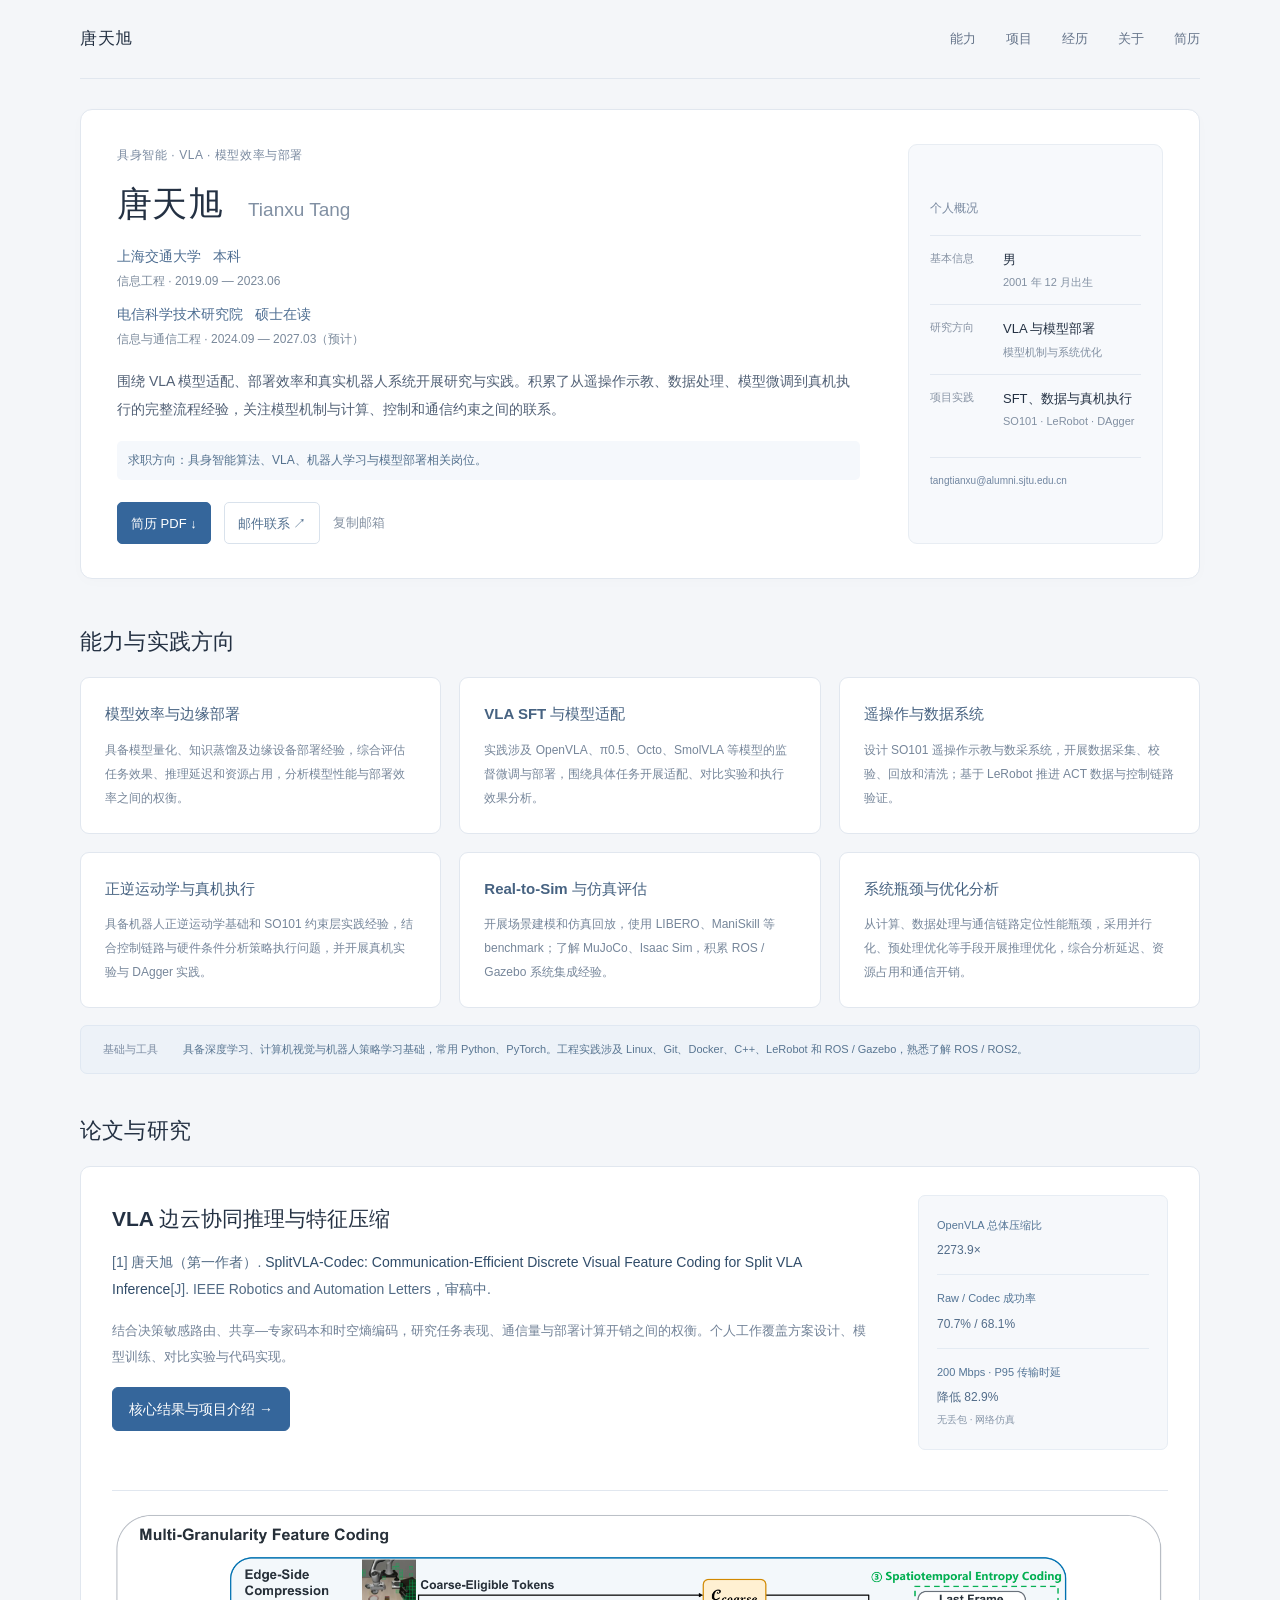
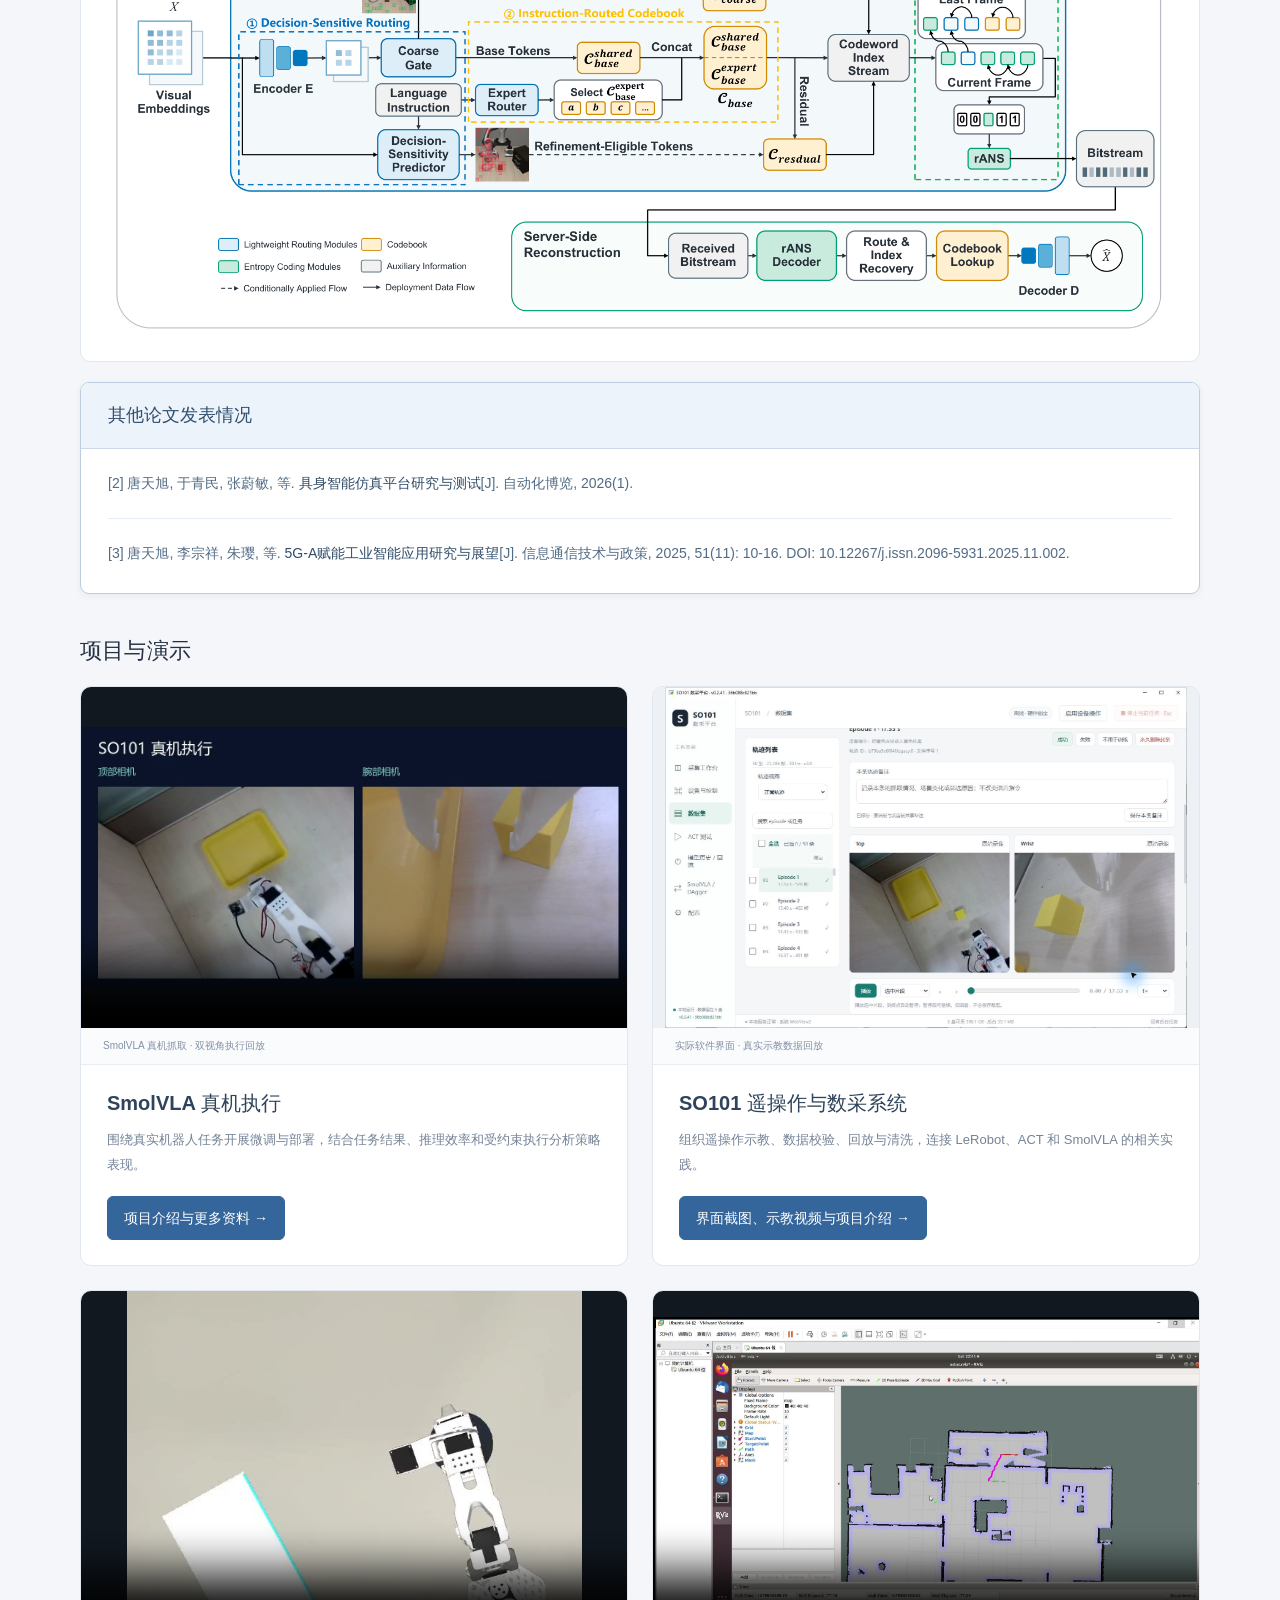
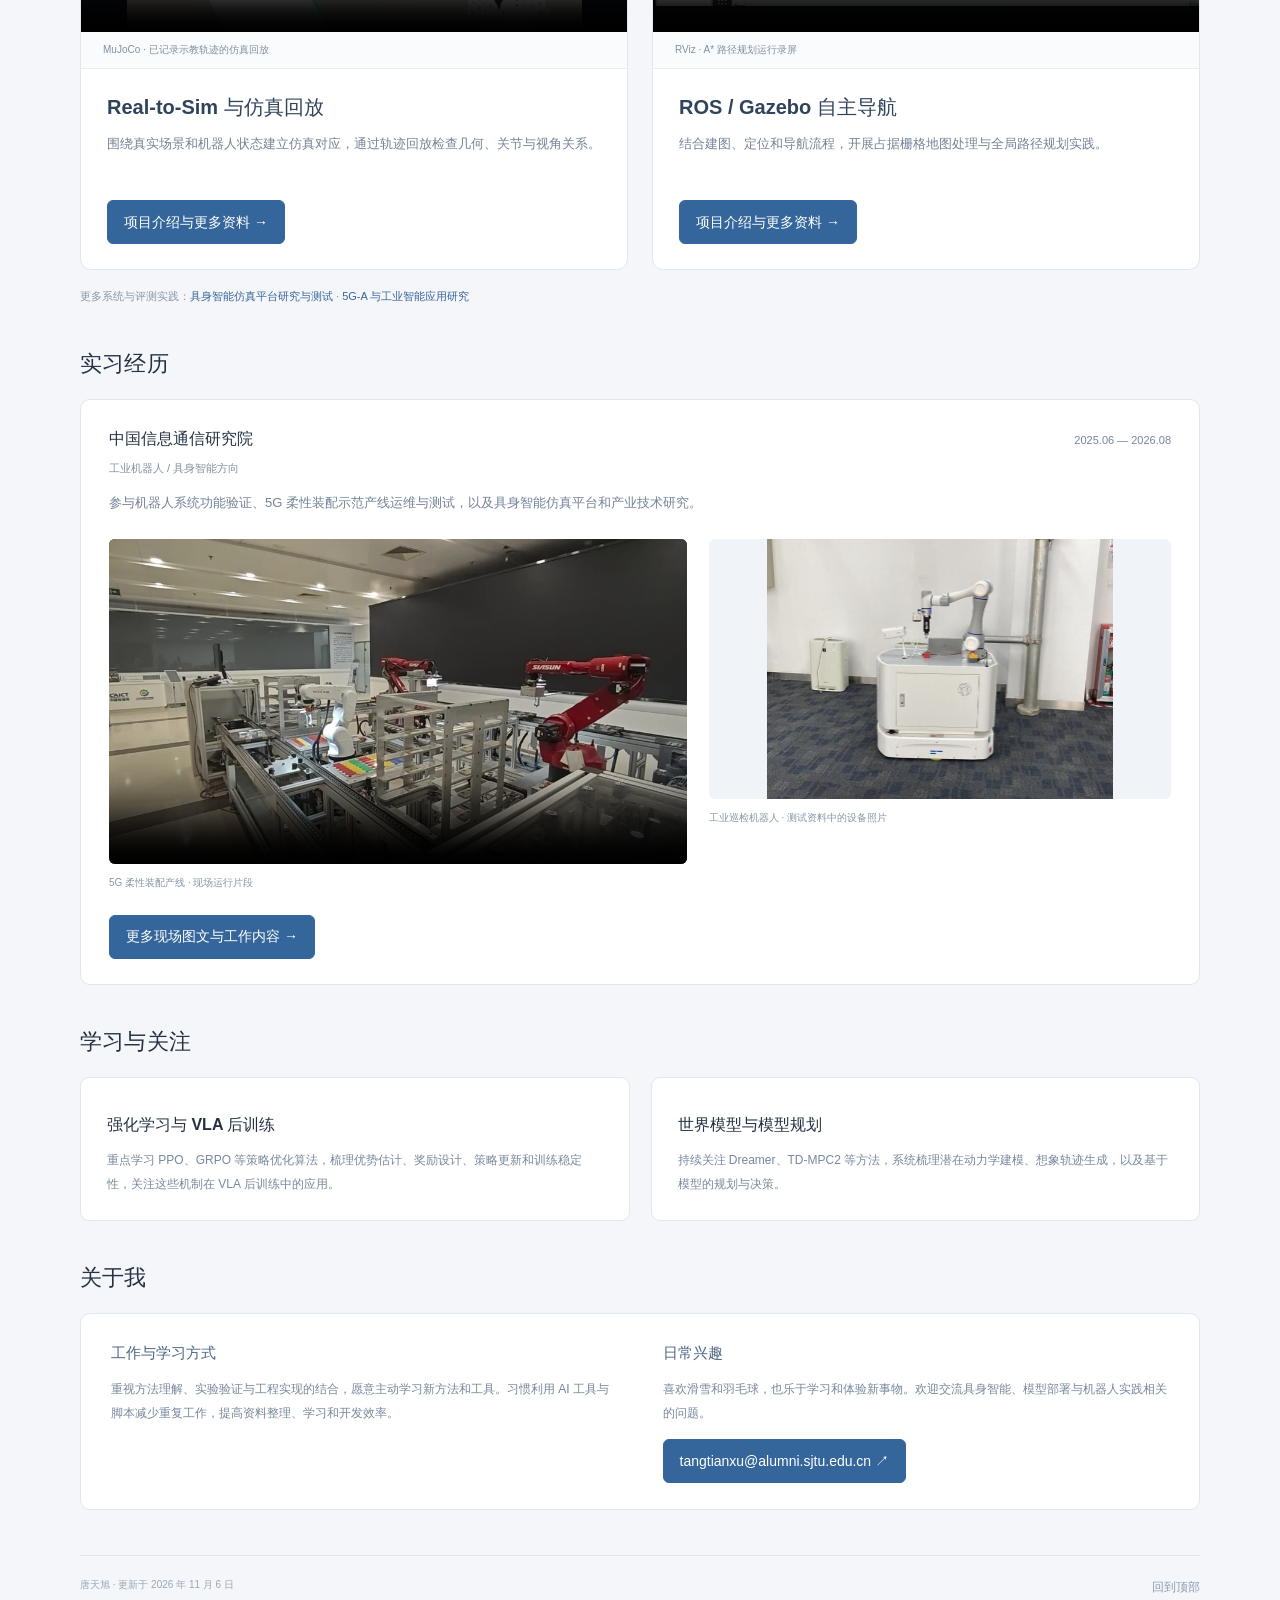
<file: index.html>
<!doctype html><html lang="zh-CN"><head><meta charset="utf-8"><meta name="viewport" content="width=device-width, initial-scale=1"><meta name="theme-color" content="#f4f6f9"><meta name="description" content="唐天旭：上海交通大学本科，电信科学技术研究院硕士在读。VLA监督微调、模型效率、机器人数据与执行系统、Real-to-Sim项目与个人能力介绍。"><title>唐天旭 | 具身智能与模型部署</title><meta property="og:title" content="唐天旭 | 具身智能与模型部署"><meta property="og:description" content="VLA SFT、模型效率、机器人数据与真机执行。上海交通大学本科，电信科学技术研究院硕士在读。"><link rel="icon" href="favicon.svg" type="image/svg+xml"><link rel="stylesheet" href="styles.css?v=20261106-cards"><script src="app.js" defer></script></head><body><a class="skip-link" href="#main">跳至正文</a><div class="page"><header class="site-header"><a class="site-name" href="index.html#about">唐天旭</a><nav aria-label="页面导航"><a href="index.html#capabilities">能力</a><a href="index.html#projects">项目</a><a href="index.html#experience">经历</a><a href="index.html#about-me">关于</a><a href="assets/tianxu-tang-resume.pdf" target="_blank" rel="noopener">简历</a></nav></header><main id="main">
<section class="intro" id="about" aria-labelledby="name"><div class="intro-main"><p class="intro-label">具身智能 · VLA · 模型效率与部署</p><h1 id="name">唐天旭 <span>Tianxu Tang</span></h1><div class="affiliation education-overview"><div class="education-row"><p class="education-degree"><span>上海交通大学</span><span class="degree-type">本科</span></p><p class="education-detail">信息工程 · 2019.09 — 2023.06</p></div><div class="education-row"><p class="education-degree"><span>电信科学技术研究院</span><span class="degree-type">硕士在读</span></p><p class="education-detail">信息与通信工程 · 2024.09 — 2027.03（预计）</p></div></div><p>围绕 VLA 模型适配、部署效率和真实机器人系统开展研究与实践。积累了从遥操作示教、数据处理、模型微调到真机执行的完整流程经验，关注模型机制与计算、控制和通信约束之间的联系。</p><p class="job-interest">求职方向：具身智能算法、VLA、机器人学习与模型部署相关岗位。</p><div class="profile-links"><a class="resume-link" href="assets/tianxu-tang-resume.pdf" target="_blank" rel="noopener" download="唐天旭_简历.pdf">简历 PDF ↓</a><a class="email-link" href="mailto:tangtianxu@alumni.sjtu.edu.cn">邮件联系 ↗</a><button id="copy-email" type="button">复制邮箱</button><span id="copy-status" role="status"></span></div></div><aside class="profile-summary" aria-label="个人信息与研究概览"><p class="summary-heading">个人概况</p><dl><div><dt>基本信息</dt><dd>男<span>2001 年 12 月出生</span></dd></div><div><dt>研究方向</dt><dd>VLA 与模型部署<span>模型机制与系统优化</span></dd></div><div><dt>项目实践</dt><dd>SFT、数据与真机执行<span>SO101 · LeRobot · DAgger</span></dd></div></dl><a href="mailto:tangtianxu@alumni.sjtu.edu.cn">tangtianxu@alumni.sjtu.edu.cn</a></aside></section>
<section id="capabilities" aria-labelledby="capabilities-title"><div class="section-heading"><h2 id="capabilities-title">能力与实践方向</h2></div><div class="capability-grid"><article class="capability-card"><h3>模型效率与边缘部署</h3><p>具备模型量化、知识蒸馏及边缘设备部署经验，综合评估任务效果、推理延迟和资源占用，分析模型性能与部署效率之间的权衡。</p></article><article class="capability-card"><h3>VLA SFT 与模型适配</h3><p>实践涉及 OpenVLA、π0.5、Octo、SmolVLA 等模型的监督微调与部署，围绕具体任务开展适配、对比实验和执行效果分析。</p></article><article class="capability-card"><h3>遥操作与数据系统</h3><p>设计 SO101 遥操作示教与数采系统，开展数据采集、校验、回放和清洗；基于 LeRobot 推进 ACT 数据与控制链路验证。</p></article><article class="capability-card"><h3>正逆运动学与真机执行</h3><p>具备机器人正逆运动学基础和 SO101 约束层实践经验，结合控制链路与硬件条件分析策略执行问题，并开展真机实验与 DAgger 实践。</p></article><article class="capability-card"><h3>Real-to-Sim 与仿真评估</h3><p>开展场景建模和仿真回放，使用 LIBERO、ManiSkill 等 benchmark；了解 MuJoCo、Isaac Sim，积累 ROS / Gazebo 系统集成经验。</p></article><article class="capability-card"><h3>系统瓶颈与优化分析</h3><p>从计算、数据处理与通信链路定位性能瓶颈，采用并行化、预处理优化等手段开展推理优化，综合分析延迟、资源占用和通信开销。</p></article></div><div class="toolbox"><span>基础与工具</span><p>具备深度学习、计算机视觉与机器人策略学习基础，常用 Python、PyTorch。工程实践涉及 Linux、Git、Docker、C++、LeRobot 和 ROS / Gazebo，熟悉了解 ROS / ROS2。</p></div></section>
<section id="research" aria-labelledby="research-title"><div class="section-heading"><h2 id="research-title">论文与研究</h2></div><article class="research-overview"><div><h3>VLA 边云协同推理与特征压缩</h3><p class="paper-citation">[1] 唐天旭（第一作者）. <cite>SplitVLA-Codec: Communication-Efficient Discrete Visual Feature Coding for Split VLA Inference</cite>[J]. IEEE Robotics and Automation Letters，审稿中.</p><p>结合决策敏感路由、共享—专家码本和时空熵编码，研究任务表现、通信量与部署计算开销之间的权衡。个人工作覆盖方案设计、模型训练、对比实验与代码实现。</p><a class="project-detail-link" href="projects/splitvla-codec.html">核心结果与项目介绍 →</a></div><dl class="evaluation-focus"><div><dt>OpenVLA 总体压缩比</dt><dd>2273.9×</dd></div><div><dt>Raw / Codec 成功率</dt><dd>70.7% / 68.1%</dd></div><div><dt>200 Mbps · P95 传输时延</dt><dd>降低 82.9%<span class="metric-context">无丢包 · 网络仿真</span></dd></div></dl><a class="research-preview" href="projects/splitvla-codec.html#architecture" aria-label="查看 SplitVLA-Codec 模块结构"><img src="assets/research/architecture-h181b.png" width="1900" height="764" loading="lazy" alt="SplitVLA-Codec 决策敏感路由、指令码本与时空熵编码模块结构"></a></article><div class="publication-list publication-reference-list" role="region" aria-labelledby="other-publications-title"><h3 class="publication-reference-title" id="other-publications-title">其他论文发表情况</h3><p class="paper-citation">[2] 唐天旭, 于青民, 张蔚敏, 等. <cite>具身智能仿真平台研究与测试</cite>[J]. 自动化博览, 2026(1).</p><p class="paper-citation">[3] 唐天旭, 李宗祥, 朱璎, 等. <cite>5G-A赋能工业智能应用研究与展望</cite>[J]. 信息通信技术与政策, 2025, 51(11): 10-16. DOI: 10.12267/j.issn.2096-5931.2025.11.002.</p></div></section>
<section id="projects" aria-labelledby="projects-title"><div class="section-heading"><h2 id="projects-title">项目与演示</h2></div><div class="work-grid"><article class="work-card"><div class="work-media"><video controls muted playsinline preload="metadata" poster="assets/practice/smolvla-execution.png" aria-label="SmolVLA 真机抓取 · 双视角执行回放"><source src="assets/practice/smolvla-execution.mp4" type="video/mp4">可<a href="assets/practice/smolvla-execution.mp4">打开视频</a>。</video></div><p class="media-caption">SmolVLA 真机抓取 · 双视角执行回放</p><div class="work-card-body"><h3>SmolVLA 真机执行</h3><p>围绕真实机器人任务开展微调与部署，结合任务结果、推理效率和受约束执行分析策略表现。</p><div class="work-links"><a class="project-detail-link" href="projects/so101.html">项目介绍与更多资料 →</a></div></div></article><article class="work-card"><div class="work-media platform-card"><a href="projects/so101.html#platform"><img src="assets/platform/dataset-review.png" width="1425" height="935" loading="lazy" alt="SO101 数采平台实际界面：轨迹列表和双相机回放"></a></div><p class="media-caption">实际软件界面 · 真实示教数据回放</p><div class="work-card-body"><h3>SO101 遥操作与数采系统</h3><p>组织遥操作示教、数据校验、回放与清洗，连接 LeRobot、ACT 和 SmolVLA 的相关实践。</p><div class="work-links"><a class="project-detail-link" href="projects/so101.html#platform">界面截图、示教视频与项目介绍 →</a></div></div></article><article class="work-card"><div class="work-media"><video controls muted playsinline preload="metadata" poster="assets/practice/mujoco-trajectory-replay.jpg" aria-label="MuJoCo · 已记录示教轨迹的仿真回放"><source src="assets/practice/mujoco-trajectory-replay.mp4" type="video/mp4">可<a href="assets/practice/mujoco-trajectory-replay.mp4">打开视频</a>。</video></div><p class="media-caption">MuJoCo · 已记录示教轨迹的仿真回放</p><div class="work-card-body"><h3>Real-to-Sim 与仿真回放</h3><p>围绕真实场景和机器人状态建立仿真对应，通过轨迹回放检查几何、关节与视角关系。</p><div class="work-links"><a class="project-detail-link" href="projects/real-to-sim.html">项目介绍与更多资料 →</a></div></div></article><article class="work-card"><div class="work-media"><video controls muted playsinline preload="metadata" poster="assets/evidence/navigation-poster.jpg" aria-label="RViz · A* 路径规划运行录屏"><source src="assets/evidence/navigation-astar.mp4" type="video/mp4">可<a href="assets/evidence/navigation-astar.mp4">打开视频</a>。</video></div><p class="media-caption">RViz · A* 路径规划运行录屏</p><div class="work-card-body"><h3>ROS / Gazebo 自主导航</h3><p>结合建图、定位和导航流程，开展占据栅格地图处理与全局路径规划实践。</p><div class="work-links"><a class="project-detail-link" href="projects/navigation.html">项目介绍与更多资料 →</a></div></div></article></div><p class="other-research-link">更多系统与评测实践：<a href="projects/industry.html#simulation">具身智能仿真平台研究与测试</a> · <a href="projects/industry.html#5g">5G-A 与工业智能应用研究</a></p></section>
<section id="experience" aria-labelledby="experience-heading"><div class="section-heading"><h2 id="experience-heading">实习经历</h2></div><article class="experience-card"><div class="entry-heading"><h3>中国信息通信研究院</h3><span class="date">2025.06 — 2026.08</span></div><p class="metadata">工业机器人 / 具身智能方向</p><p class="experience-summary">参与机器人系统功能验证、5G 柔性装配示范产线运维与测试，以及具身智能仿真平台和产业技术研究。</p><div class="experience-media"><figure><video controls muted playsinline preload="metadata" poster="assets/evidence/production-line-poster.jpg" aria-label="5G柔性装配示范产线现场运行片段"><source src="assets/evidence/production-line-demo.mp4" type="video/mp4">可<a href="assets/evidence/production-line-demo.mp4">打开产线视频</a>。</video><figcaption>5G 柔性装配产线 · 现场运行片段</figcaption></figure><figure><a href="assets/evidence/inspection-robot.jpeg" target="_blank" rel="noopener"><img src="assets/evidence/inspection-robot.jpeg" alt="原始测试报告中保存的工业巡检复合机器人设备照片。" loading="lazy"></a><figcaption>工业巡检机器人 · 测试资料中的设备照片</figcaption></figure></div><a class="project-detail-link" href="projects/industry.html">更多现场图文与工作内容 →</a></article></section>
<section id="learning" aria-labelledby="learning-title"><div class="section-heading"><h2 id="learning-title">学习与关注</h2></div><div class="learning-grid"><article class="learning-card"><h3>强化学习与 VLA 后训练</h3><p>重点学习 PPO、GRPO 等策略优化算法，梳理优势估计、奖励设计、策略更新和训练稳定性，关注这些机制在 VLA 后训练中的应用。</p></article><article class="learning-card"><h3>世界模型与模型规划</h3><p>持续关注 Dreamer、TD-MPC2 等方法，系统梳理潜在动力学建模、想象轨迹生成，以及基于模型的规划与决策。</p></article></div></section>
<section id="about-me" aria-labelledby="about-title"><div class="section-heading"><h2 id="about-title">关于我</h2></div><div class="about-card"><div><h3>工作与学习方式</h3><p>重视方法理解、实验验证与工程实现的结合，愿意主动学习新方法和工具。习惯利用 AI 工具与脚本减少重复工作，提高资料整理、学习和开发效率。</p></div><div><h3>日常兴趣</h3><p>喜欢滑雪和羽毛球，也乐于学习和体验新事物。欢迎交流具身智能、模型部署与机器人实践相关的问题。</p><a class="project-detail-link" href="mailto:tangtianxu@alumni.sjtu.edu.cn">tangtianxu@alumni.sjtu.edu.cn ↗</a></div></div></section>
</main><footer><span>唐天旭 · 更新于 2026 年 11 月 6 日</span><a href="#about">回到顶部</a></footer></div></body></html>
</file>
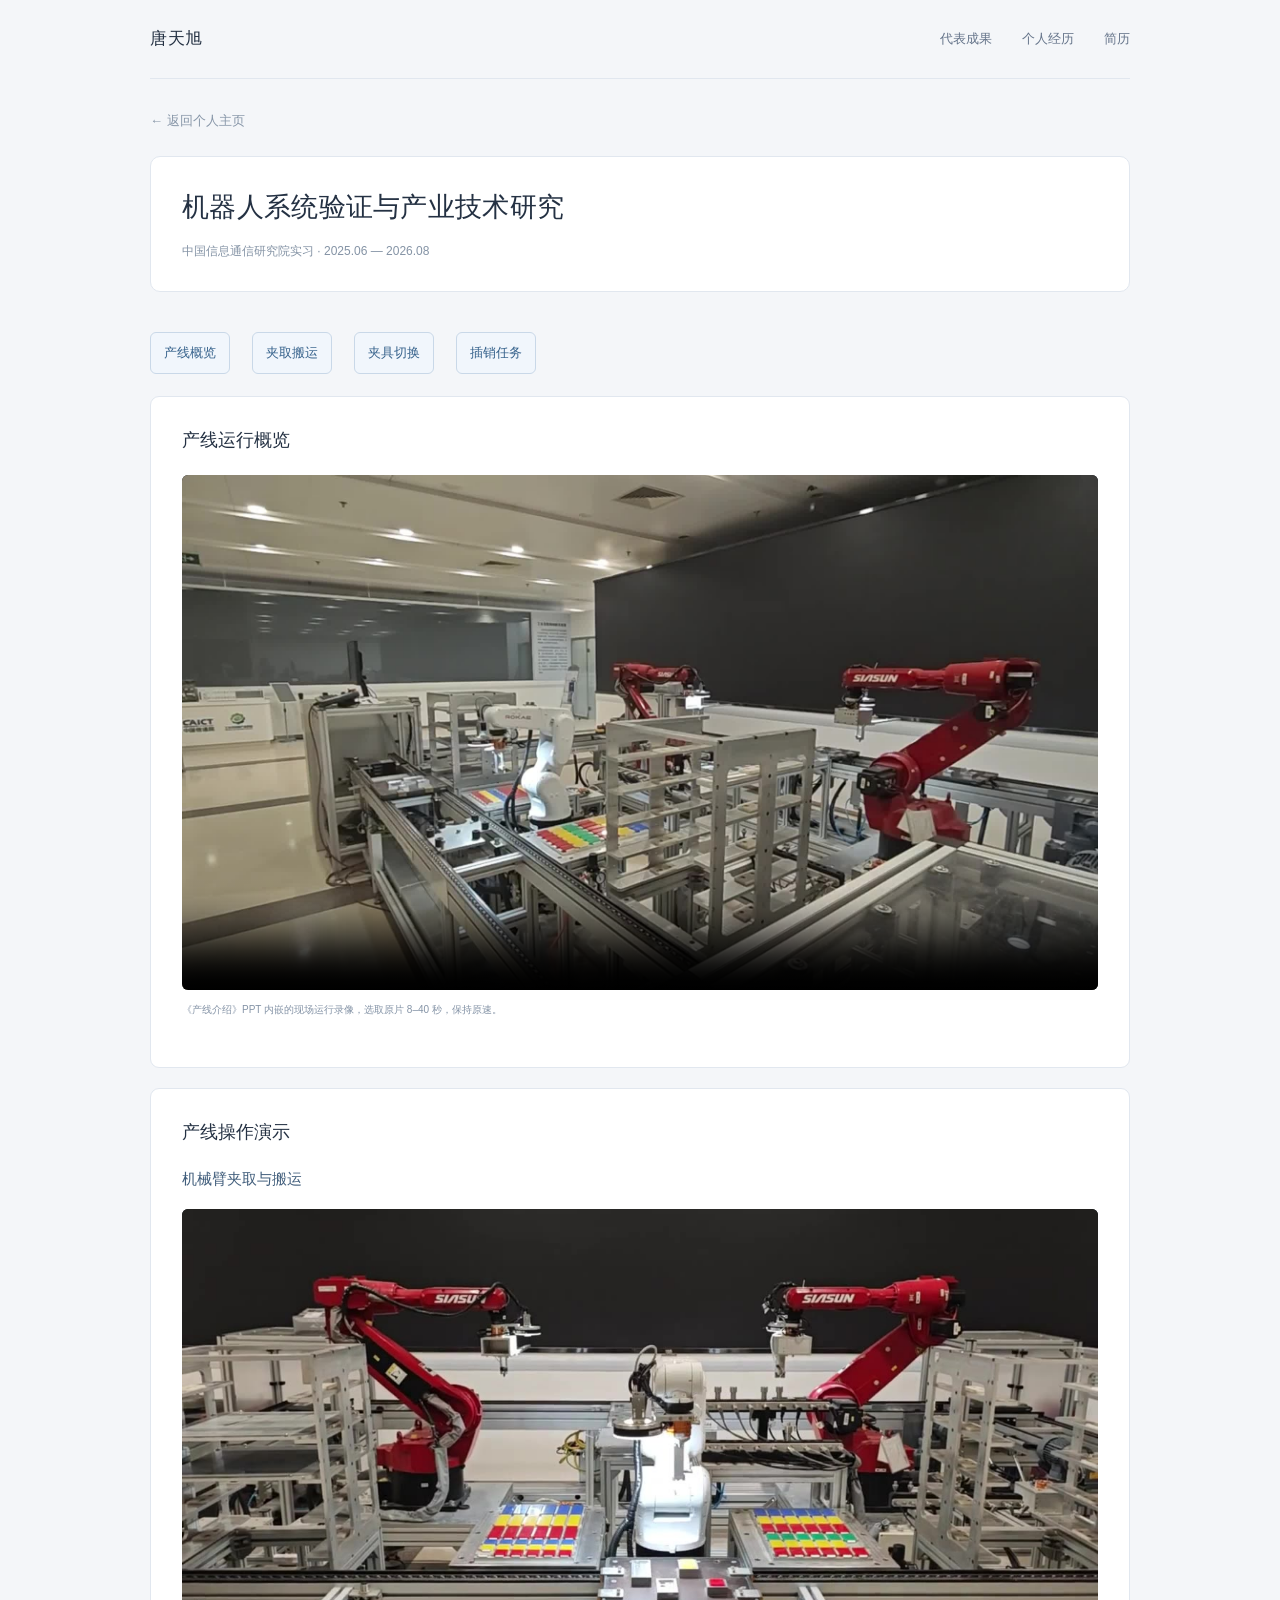
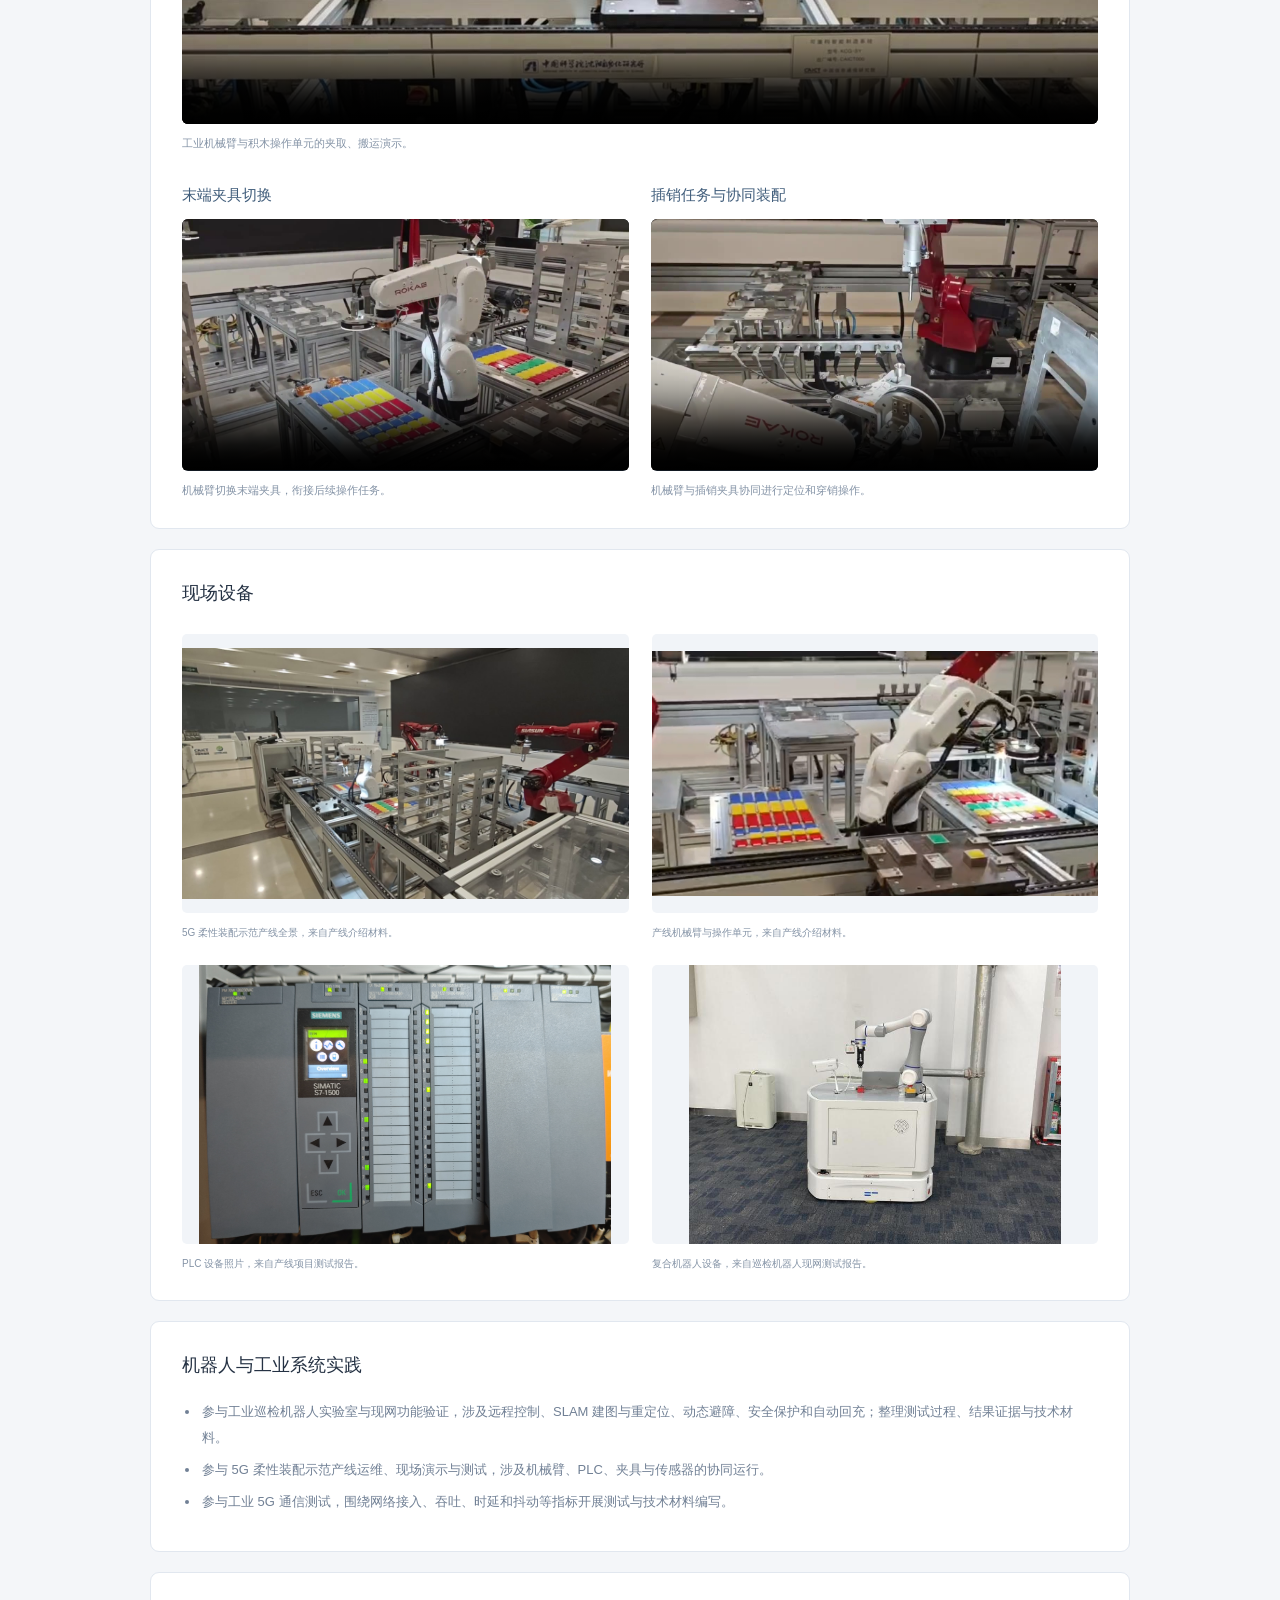
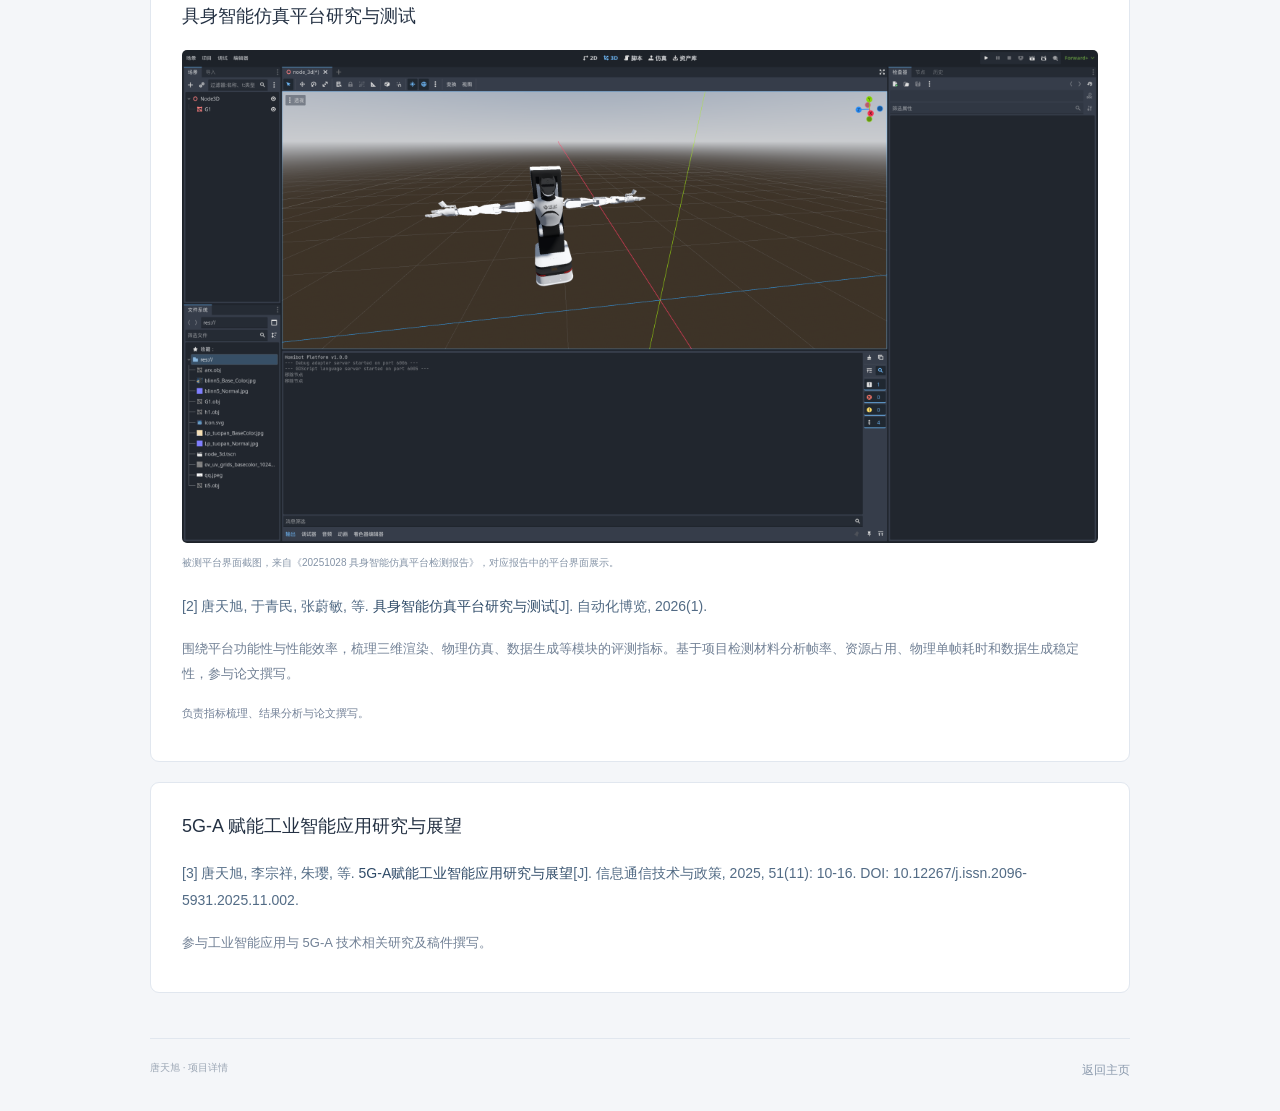
<file: projects/industry.html>
<!doctype html>
<html lang="zh-CN"><head><meta charset="utf-8"><meta name="viewport" content="width=device-width, initial-scale=1"><meta name="theme-color" content="#f4f6f9"><title>机器人系统验证与产业技术研究 | 唐天旭</title><meta name="description" content="中国信息通信研究院实习 · 2025.06 — 2026.08"><link rel="icon" href="../favicon.svg" type="image/svg+xml"><link rel="stylesheet" href="../styles.css?v=20261106-cards"><script src="../app.js" defer></script></head>
<body><a class="skip-link" href="#main">跳至正文</a><div class="page detail-page"><header class="site-header"><a class="site-name" href="../index.html">唐天旭</a><nav aria-label="页面导航"><a href="../index.html#research">代表成果</a><a href="../index.html#experience">个人经历</a><a href="../assets/tianxu-tang-resume.pdf" target="_blank" rel="noopener">简历</a></nav></header><main id="main"><a class="back-link" href="../index.html#research">← 返回个人主页</a><section class="detail-intro"><h1>机器人系统验证与产业技术研究</h1><p>中国信息通信研究院实习 · 2025.06 — 2026.08</p></section><nav class="project-jump-links" aria-label="产线演示导航"><a href="#line-overview">产线概览</a><a href="#grasp-demo">夹取搬运</a><a href="#tool-change-demo">夹具切换</a><a href="#pin-insertion-demo">插销任务</a></nav>
<section class="detail-section" id="line-overview"><h2>产线运行概览</h2><figure class="evidence-video"><video controls muted playsinline preload="metadata" poster="../assets/evidence/production-line-poster.jpg" aria-label="工业5G柔性装配示范产线中的机械臂运行录像"><source src="../assets/evidence/production-line-demo.mp4" type="video/mp4">可<a href="../assets/evidence/production-line-demo.mp4">打开产线视频</a>。</video><figcaption>《产线介绍》PPT 内嵌的现场运行录像，选取原片 8–40 秒，保持原速。</figcaption></figure></section><section class="detail-section" id="operations"><h2>产线操作演示</h2><article class="operation-card" id="grasp-demo"><h3>机械臂夹取与搬运</h3><figure class="evidence-video"><video controls muted playsinline preload="metadata" poster="../assets/evidence/production-line-grasp-poster.jpg" aria-label="机械臂夹取与搬运"><source src="../assets/evidence/production-line-grasp.mp4" type="video/mp4">可<a href="../assets/evidence/production-line-grasp.mp4">打开视频</a>。</video><figcaption>工业机械臂与积木操作单元的夹取、搬运演示。</figcaption></figure></article><div class="detail-media-grid operation-grid"><article class="operation-card" id="tool-change-demo"><h3>末端夹具切换</h3><figure class="evidence-video"><video controls muted playsinline preload="metadata" poster="../assets/evidence/production-line-tool-change-poster.jpg" aria-label="末端夹具切换"><source src="../assets/evidence/production-line-tool-change.mp4" type="video/mp4">可<a href="../assets/evidence/production-line-tool-change.mp4">打开视频</a>。</video><figcaption>机械臂切换末端夹具，衔接后续操作任务。</figcaption></figure></article><article class="operation-card" id="pin-insertion-demo"><h3>插销任务与协同装配</h3><figure class="evidence-video"><video controls muted playsinline preload="metadata" poster="../assets/evidence/production-line-pin-insertion-poster.jpg" aria-label="插销任务与协同装配"><source src="../assets/evidence/production-line-pin-insertion.mp4" type="video/mp4">可<a href="../assets/evidence/production-line-pin-insertion.mp4">打开视频</a>。</video><figcaption>机械臂与插销夹具协同进行定位和穿销操作。</figcaption></figure></article></div></section><section class="detail-section" id="equipment"><h2>现场设备</h2><div class="evidence-gallery"><figure><a href="../assets/evidence/production-line-overview.png" target="_blank" rel="noopener"><img src="../assets/evidence/production-line-overview.png" alt="中国信通院5G柔性装配示范产线的机械臂、传送与装配设备全景。" loading="lazy"></a><figcaption>5G 柔性装配示范产线全景，来自产线介绍材料。</figcaption></figure><figure><a href="../assets/evidence/production-line-robot.png" target="_blank" rel="noopener"><img src="../assets/evidence/production-line-robot.png" alt="产线中的机械臂与彩色积木操作单元。" loading="lazy"></a><figcaption>产线机械臂与操作单元，来自产线介绍材料。</figcaption></figure><figure><a href="../assets/evidence/production-line-plc.png" target="_blank" rel="noopener"><img src="../assets/evidence/production-line-plc.png" alt="产线测试资料中的PLC设备照片。" loading="lazy"></a><figcaption>PLC 设备照片，来自产线项目测试报告。</figcaption></figure><figure><a href="../assets/evidence/inspection-robot.jpeg" target="_blank" rel="noopener"><img src="../assets/evidence/inspection-robot.jpeg" alt="现网测试报告中的MultiBot复合机器人设备。" loading="lazy"></a><figcaption>复合机器人设备，来自巡检机器人现网测试报告。</figcaption></figure></div></section><section class="detail-section"><h2>机器人与工业系统实践</h2><ul><li>参与工业巡检机器人实验室与现网功能验证，涉及远程控制、SLAM 建图与重定位、动态避障、安全保护和自动回充；整理测试过程、结果证据与技术材料。</li><li>参与 5G 柔性装配示范产线运维、现场演示与测试，涉及机械臂、PLC、夹具与传感器的协同运行。</li><li>参与工业 5G 通信测试，围绕网络接入、吞吐、时延和抖动等指标开展测试与技术材料编写。</li></ul></section>
<section class="detail-section" id="simulation"><h2>具身智能仿真平台研究与测试</h2><figure class="evidence-figure"><a href="../assets/evidence/simulation-platform.png" target="_blank" rel="noopener"><img src="../assets/evidence/simulation-platform.png" alt="被测具身智能仿真平台的三维机器人资产与操作界面。" loading="lazy"></a><figcaption>被测平台界面截图，来自《20251028 具身智能仿真平台检测报告》，对应报告中的平台界面展示。</figcaption></figure><p class="paper-citation">[2] 唐天旭, 于青民, 张蔚敏, 等. <cite>具身智能仿真平台研究与测试</cite>[J]. 自动化博览, 2026(1).</p><p>围绕平台功能性与性能效率，梳理三维渲染、物理仿真、数据生成等模块的评测指标。基于项目检测材料分析帧率、资源占用、物理单帧耗时和数据生成稳定性，参与论文撰写。</p><p class="note">负责指标梳理、结果分析与论文撰写。</p></section>
<section class="detail-section" id="5g"><h2>5G-A 赋能工业智能应用研究与展望</h2><p class="paper-citation">[3] 唐天旭, 李宗祥, 朱璎, 等. <cite>5G-A赋能工业智能应用研究与展望</cite>[J]. 信息通信技术与政策, 2025, 51(11): 10-16. DOI: 10.12267/j.issn.2096-5931.2025.11.002.</p><p>参与工业智能应用与 5G-A 技术相关研究及稿件撰写。</p></section></main><footer><span>唐天旭 · 项目详情</span><a href="../index.html">返回主页</a></footer></div></body></html>
</file>
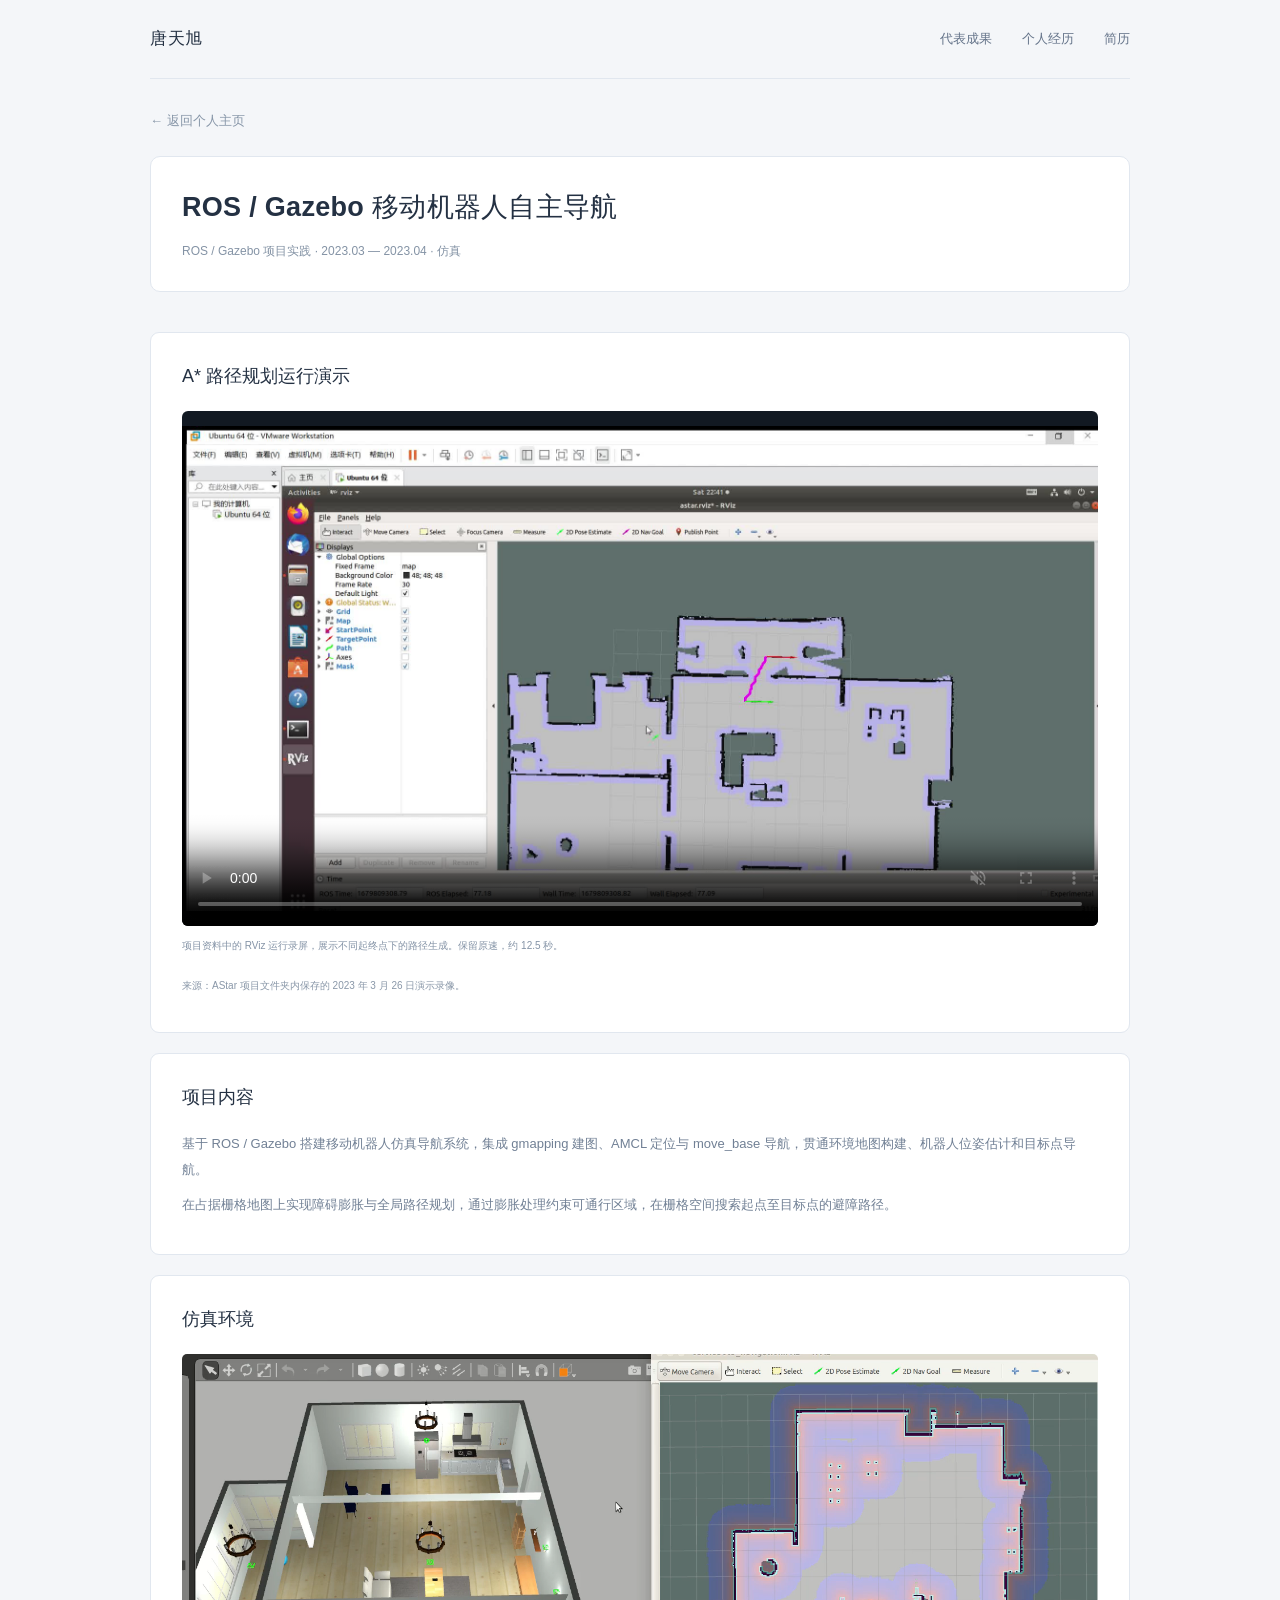
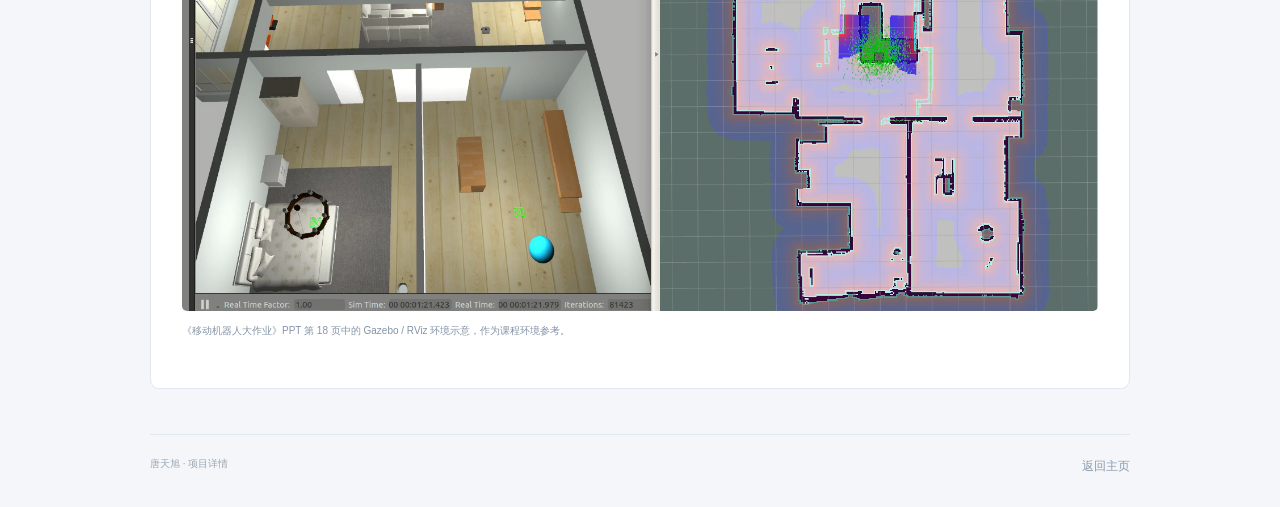
<file: projects/navigation.html>
<!doctype html>
<html lang="zh-CN"><head><meta charset="utf-8"><meta name="viewport" content="width=device-width, initial-scale=1"><meta name="theme-color" content="#f4f6f9"><title>ROS / Gazebo 移动机器人自主导航 | 唐天旭</title><meta name="description" content="ROS / Gazebo 项目实践 · 2023.03 — 2023.04 · 仿真"><link rel="icon" href="../favicon.svg" type="image/svg+xml"><link rel="stylesheet" href="../styles.css?v=20261106-cards"><script src="../app.js" defer></script></head>
<body><a class="skip-link" href="#main">跳至正文</a><div class="page detail-page"><header class="site-header"><a class="site-name" href="../index.html">唐天旭</a><nav aria-label="页面导航"><a href="../index.html#research">代表成果</a><a href="../index.html#experience">个人经历</a><a href="../assets/tianxu-tang-resume.pdf" target="_blank" rel="noopener">简历</a></nav></header><main id="main"><a class="back-link" href="../index.html#research">← 返回个人主页</a><section class="detail-intro"><h1>ROS / Gazebo 移动机器人自主导航</h1><p>ROS / Gazebo 项目实践 · 2023.03 — 2023.04 · 仿真</p></section>
<section class="detail-section"><h2>A* 路径规划运行演示</h2><figure class="evidence-video"><video controls muted playsinline preload="metadata" poster="../assets/evidence/navigation-poster.jpg" aria-label="RViz中更改起终点并生成A星避障路径"><source src="../assets/evidence/navigation-astar.mp4" type="video/mp4">可<a href="../assets/evidence/navigation-astar.mp4">打开视频文件</a>。</video><figcaption>项目资料中的 RViz 运行录屏，展示不同起终点下的路径生成。保留原速，约 12.5 秒。</figcaption></figure><p class="source-note">来源：AStar 项目文件夹内保存的 2023 年 3 月 26 日演示录像。</p></section><section class="detail-section"><h2>项目内容</h2><p>基于 ROS / Gazebo 搭建移动机器人仿真导航系统，集成 gmapping 建图、AMCL 定位与 move_base 导航，贯通环境地图构建、机器人位姿估计和目标点导航。</p><p>在占据栅格地图上实现障碍膨胀与全局路径规划，通过膨胀处理约束可通行区域，在栅格空间搜索起点至目标点的避障路径。</p></section><section class="detail-section"><h2>仿真环境</h2><figure class="evidence-figure"><a href="../assets/evidence/navigation-course-environment.png" target="_blank" rel="noopener"><img src="../assets/evidence/navigation-course-environment.png" alt="课程PPT中的Gazebo仿真房间与RViz栅格地图并列示意。" loading="lazy"></a><figcaption>《移动机器人大作业》PPT 第 18 页中的 Gazebo / RViz 环境示意，作为课程环境参考。</figcaption></figure></section></main><footer><span>唐天旭 · 项目详情</span><a href="../index.html">返回主页</a></footer></div></body></html>
</file>
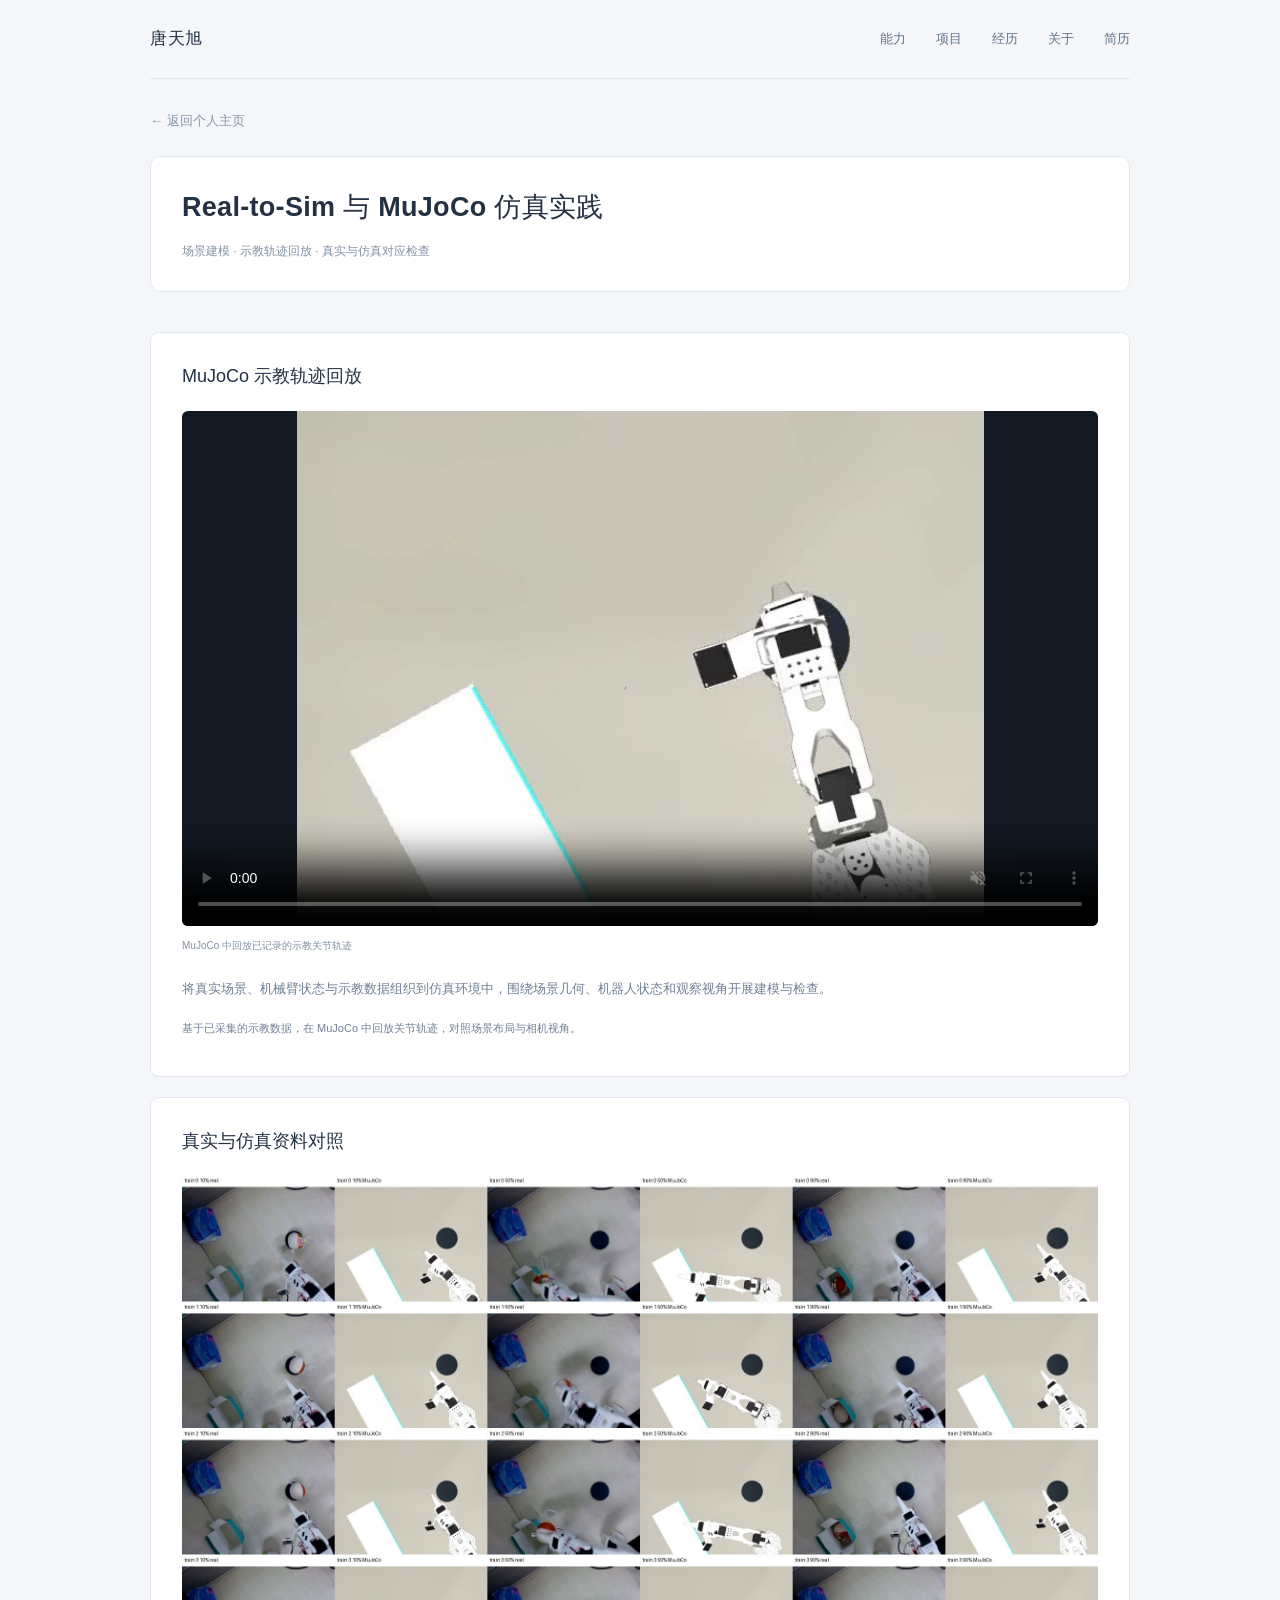
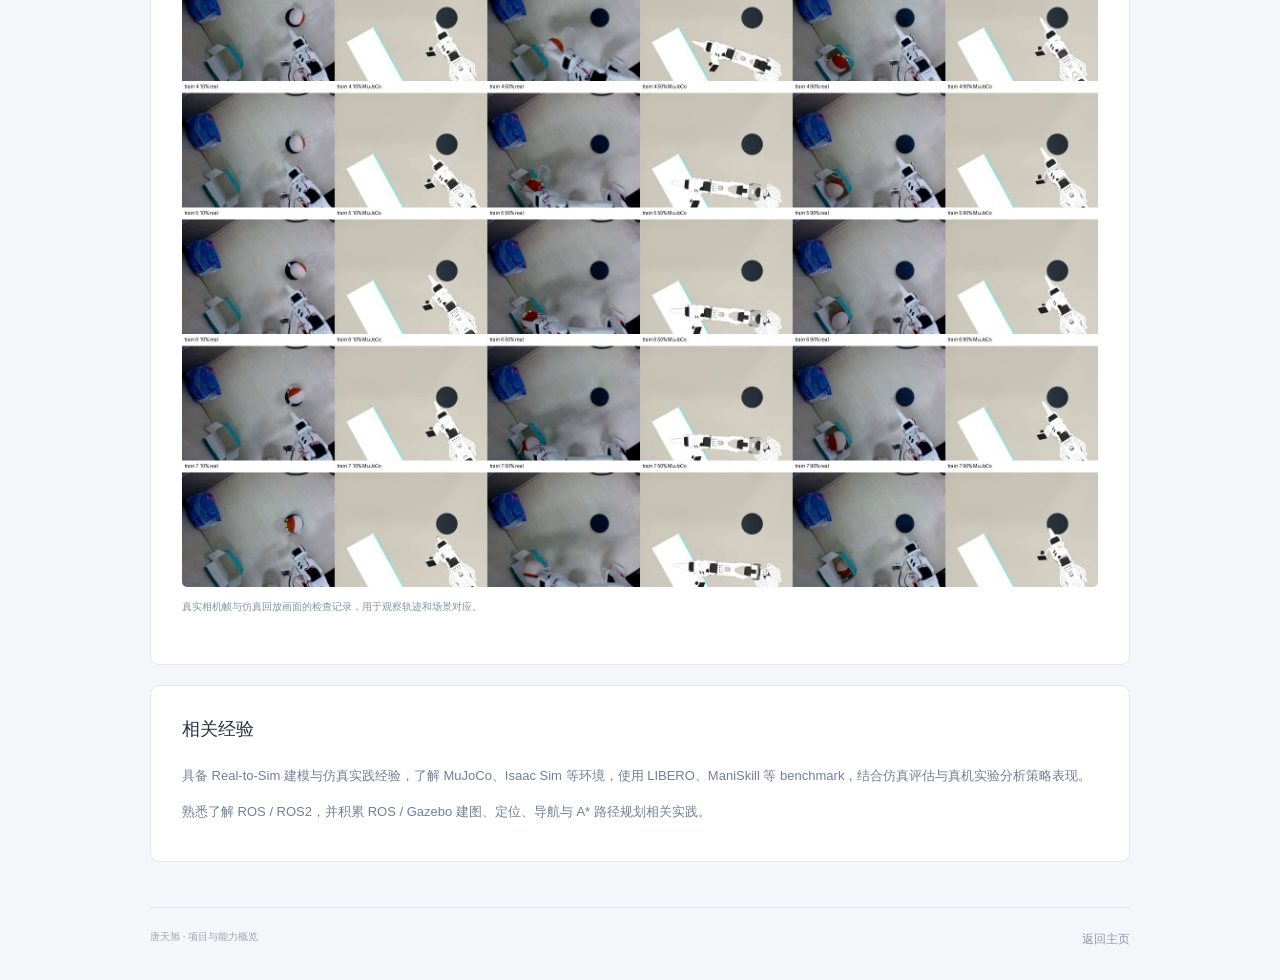
<file: projects/real-to-sim.html>
<!doctype html><html lang="zh-CN"><head><meta charset="utf-8"><meta name="viewport" content="width=device-width, initial-scale=1"><meta name="theme-color" content="#f4f6f9"><title>Real-to-Sim 与 MuJoCo 仿真实践 | 唐天旭</title><meta name="description" content="场景建模 · 示教轨迹回放 · 真实与仿真对应检查"><link rel="icon" href="../favicon.svg" type="image/svg+xml"><link rel="stylesheet" href="../styles.css?v=20261106-cards"><script src="../app.js" defer></script></head><body><a class="skip-link" href="#main">跳至正文</a><div class="page detail-page"><header class="site-header"><a class="site-name" href="../index.html#about">唐天旭</a><nav aria-label="页面导航"><a href="../index.html#capabilities">能力</a><a href="../index.html#projects">项目</a><a href="../index.html#experience">经历</a><a href="../index.html#about-me">关于</a><a href="../assets/tianxu-tang-resume.pdf" target="_blank" rel="noopener">简历</a></nav></header><main id="main"><a class="back-link" href="../index.html#projects">← 返回个人主页</a><section class="detail-intro"><h1>Real-to-Sim 与 MuJoCo 仿真实践</h1><p>场景建模 · 示教轨迹回放 · 真实与仿真对应检查</p></section>
<section class="detail-section"><h2>MuJoCo 示教轨迹回放</h2><figure class="evidence-video"><video controls muted playsinline preload="metadata" poster="../assets/practice/mujoco-trajectory-replay.jpg" aria-label="MuJoCo 中回放已记录的示教关节轨迹"><source src="../assets/practice/mujoco-trajectory-replay.mp4" type="video/mp4">可<a href="../assets/practice/mujoco-trajectory-replay.mp4">打开视频</a>。</video><figcaption>MuJoCo 中回放已记录的示教关节轨迹</figcaption></figure><p>将真实场景、机械臂状态与示教数据组织到仿真环境中，围绕场景几何、机器人状态和观察视角开展建模与检查。</p><p class="note">基于已采集的示教数据，在 MuJoCo 中回放关节轨迹，对照场景布局与相机视角。</p></section>
<section class="detail-section"><h2>真实与仿真资料对照</h2><figure class="evidence-figure"><a href="../assets/practice/real-sim-review.jpg" target="_blank" rel="noopener"><img src="../assets/practice/real-sim-review.jpg" alt="多个真实示教片段与MuJoCo回放画面的对照记录。" loading="lazy"></a><figcaption>真实相机帧与仿真回放画面的检查记录，用于观察轨迹和场景对应。</figcaption></figure></section>
<section class="detail-section"><h2>相关经验</h2><p>具备 Real-to-Sim 建模与仿真实践经验，了解 MuJoCo、Isaac Sim 等环境，使用 LIBERO、ManiSkill 等 benchmark，结合仿真评估与真机实验分析策略表现。</p><p>熟悉了解 ROS / ROS2，并积累 ROS / Gazebo 建图、定位、导航与 A* 路径规划相关实践。</p></section></main><footer><span>唐天旭 · 项目与能力概览</span><a href="../index.html">返回主页</a></footer></div></body></html>
</file>
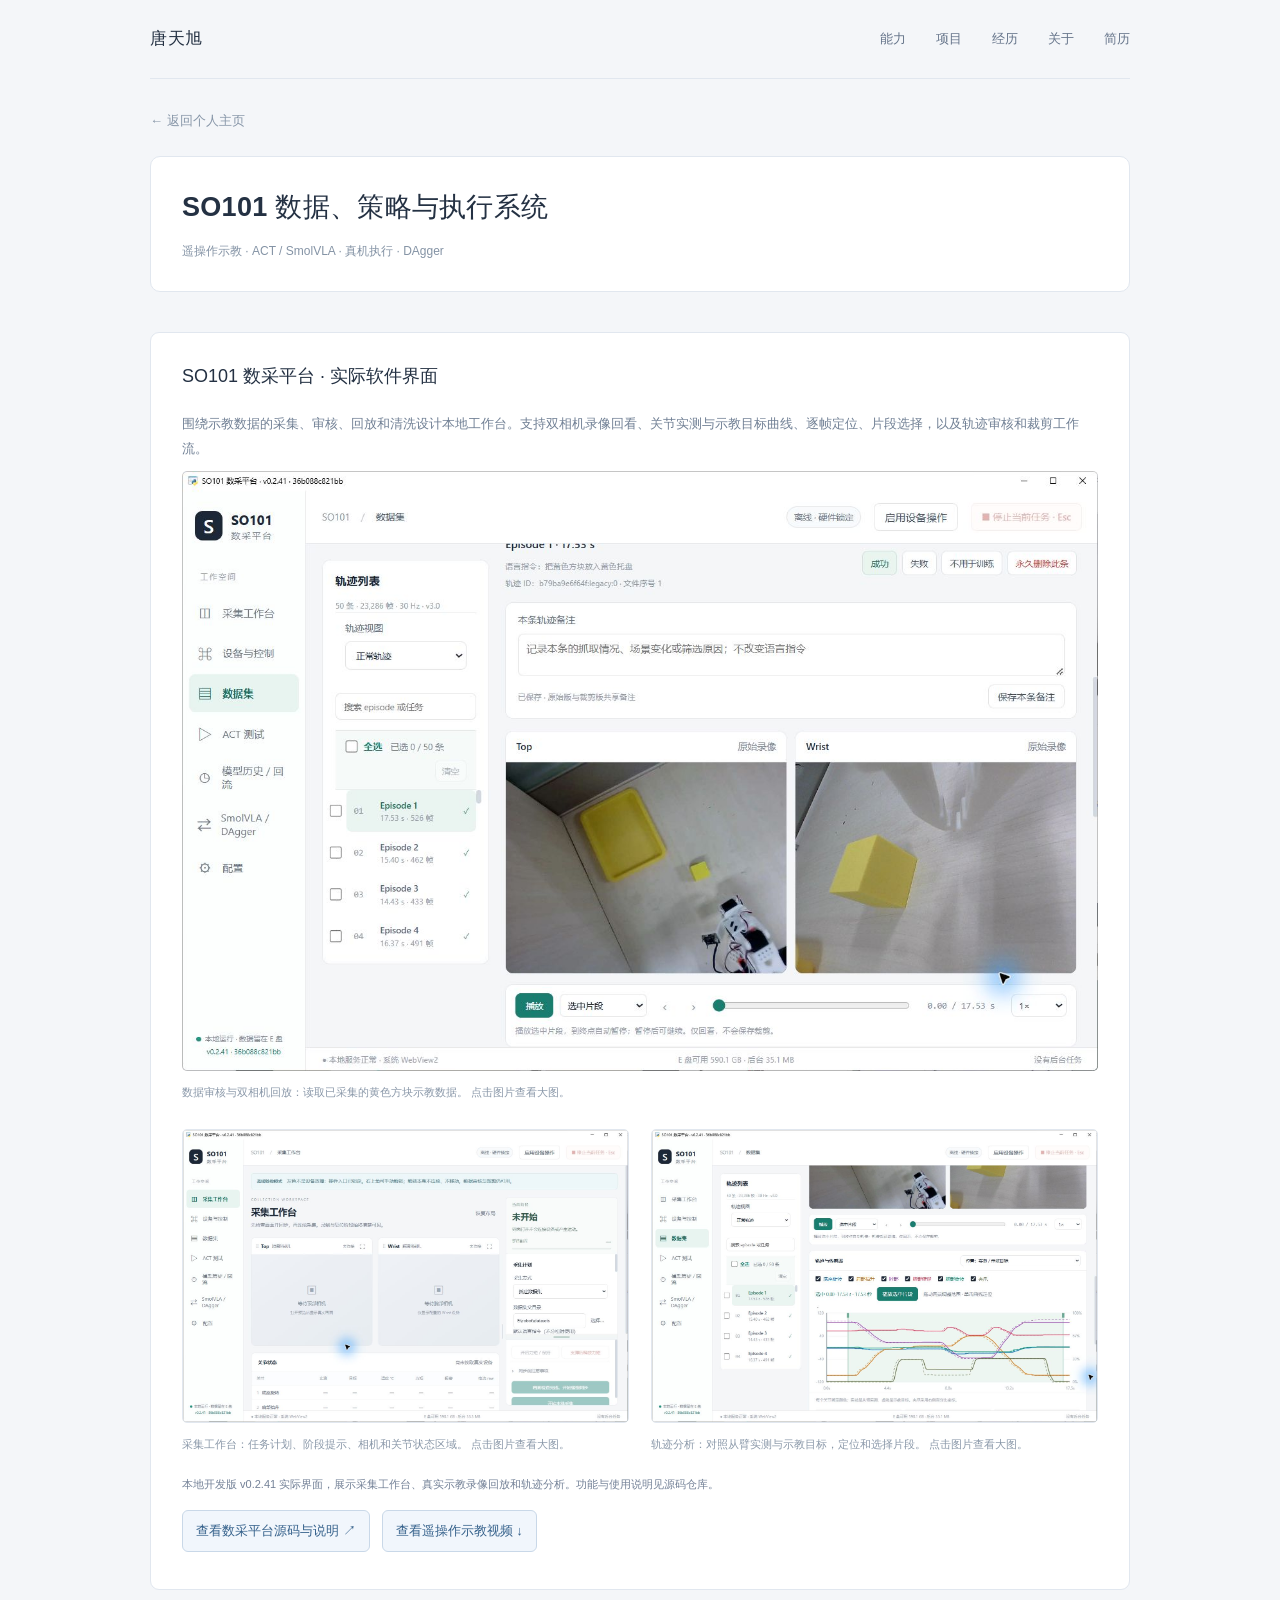
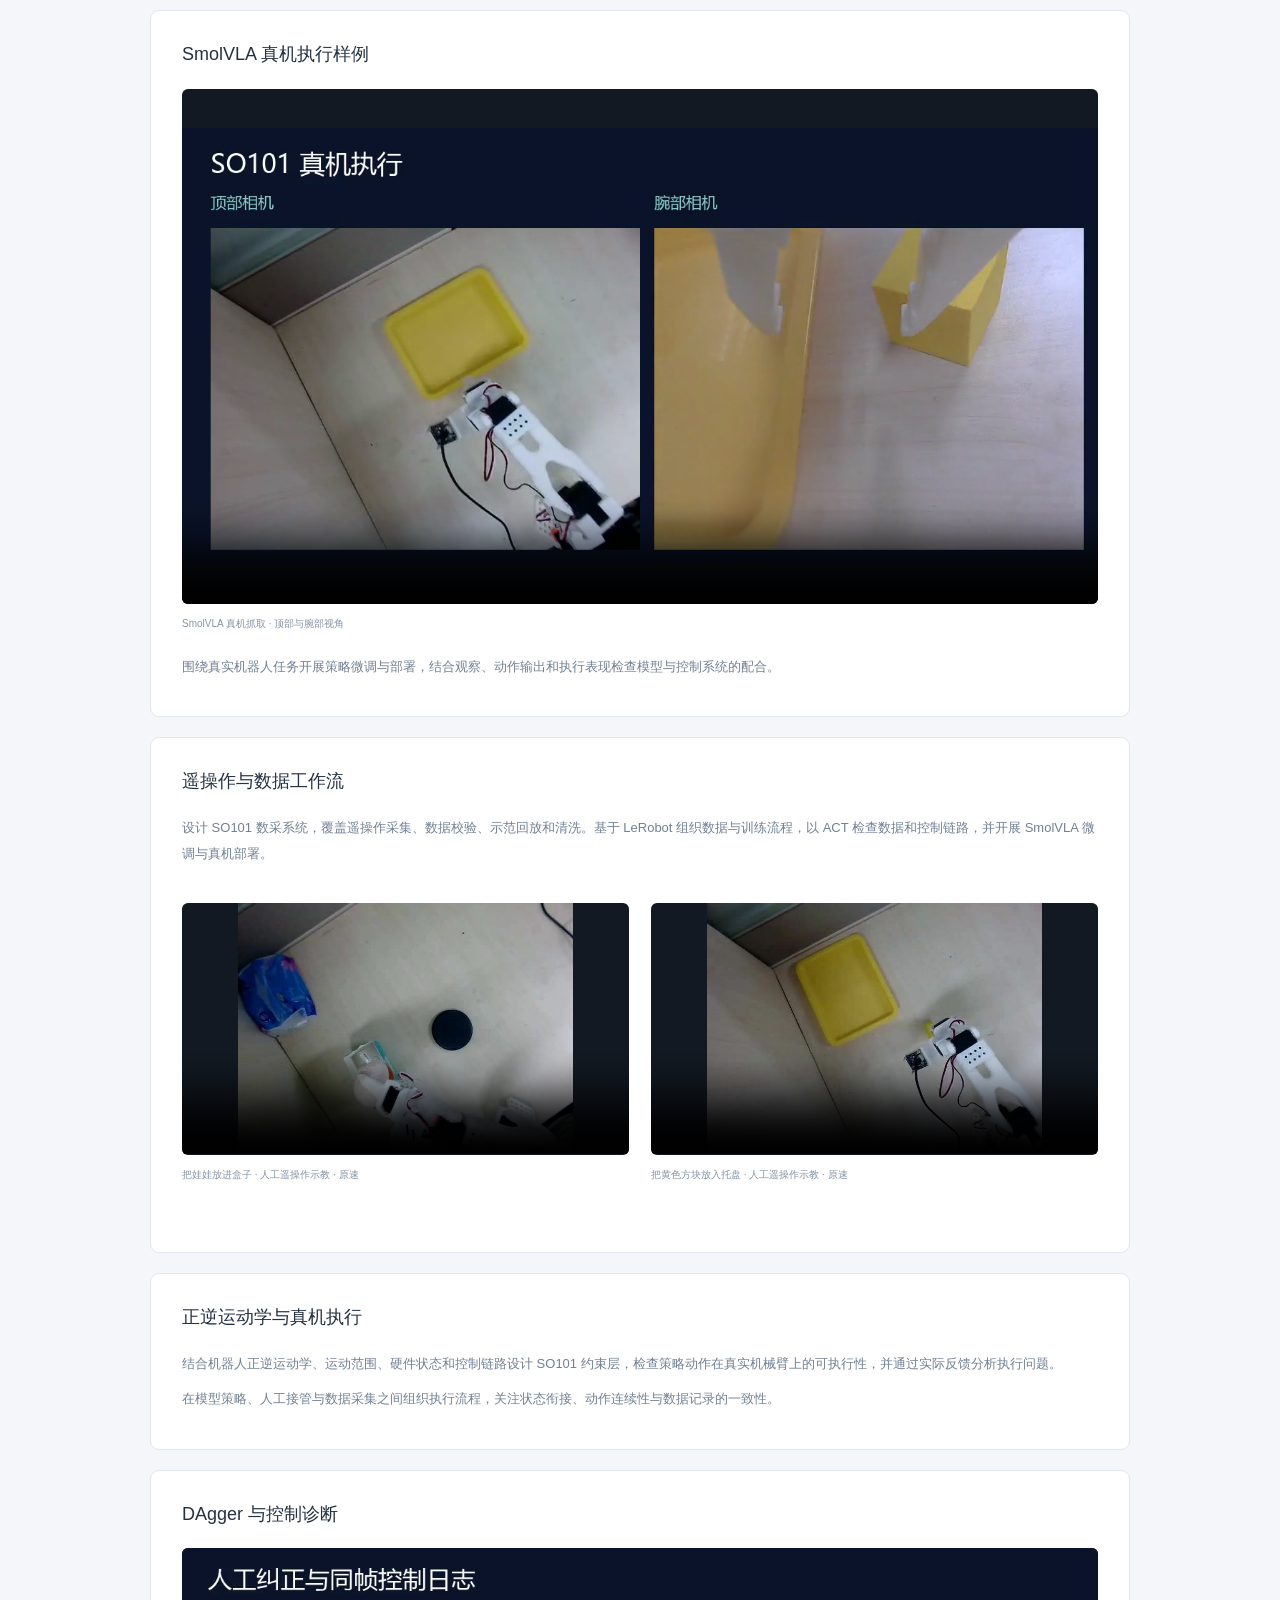
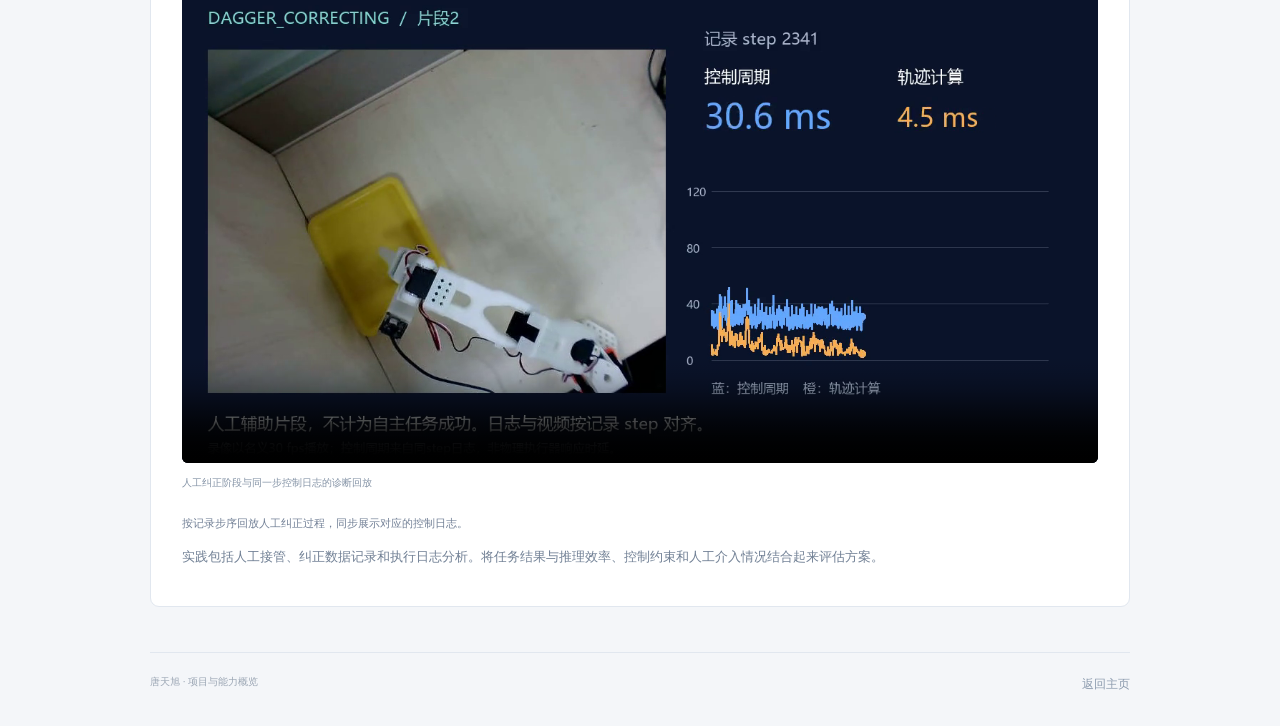
<file: projects/so101.html>
<!doctype html><html lang="zh-CN"><head><meta charset="utf-8"><meta name="viewport" content="width=device-width, initial-scale=1"><meta name="theme-color" content="#f4f6f9"><title>SO101 数据、策略与执行系统 | 唐天旭</title><meta name="description" content="遥操作示教 · ACT / SmolVLA · 真机执行 · DAgger"><link rel="icon" href="../favicon.svg" type="image/svg+xml"><link rel="stylesheet" href="../styles.css?v=20261106-cards"><script src="../app.js" defer></script></head><body><a class="skip-link" href="#main">跳至正文</a><div class="page detail-page"><header class="site-header"><a class="site-name" href="../index.html#about">唐天旭</a><nav aria-label="页面导航"><a href="../index.html#capabilities">能力</a><a href="../index.html#projects">项目</a><a href="../index.html#experience">经历</a><a href="../index.html#about-me">关于</a><a href="../assets/tianxu-tang-resume.pdf" target="_blank" rel="noopener">简历</a></nav></header><main id="main"><a class="back-link" href="../index.html#projects">← 返回个人主页</a><section class="detail-intro"><h1>SO101 数据、策略与执行系统</h1><p>遥操作示教 · ACT / SmolVLA · 真机执行 · DAgger</p></section><section class="detail-section" id="platform"><h2>SO101 数采平台 · 实际软件界面</h2><p>围绕示教数据的采集、审核、回放和清洗设计本地工作台。支持双相机录像回看、关节实测与示教目标曲线、逐帧定位、片段选择，以及轨迹审核和裁剪工作流。</p><figure class="full-figure "><a href="../assets/platform/dataset-review.png" target="_blank" rel="noopener" aria-label="查看原图：SO101 数采平台中的真实示教数据集、轨迹列表与 Top / Wrist 双视角回放"><img src="../assets/platform/dataset-review.png" alt="SO101 数采平台中的真实示教数据集、轨迹列表与 Top / Wrist 双视角回放" loading="lazy"></a><figcaption>数据审核与双相机回放：读取已采集的黄色方块示教数据。 <span>点击图片查看大图。</span></figcaption></figure><div class="detail-media-grid platform-gallery"><figure class="full-figure "><a href="../assets/platform/collection.png" target="_blank" rel="noopener" aria-label="查看原图：SO101 数采平台的采集工作台、任务计划和关节状态区域"><img src="../assets/platform/collection.png" alt="SO101 数采平台的采集工作台、任务计划和关节状态区域" loading="lazy"></a><figcaption>采集工作台：任务计划、阶段提示、相机和关节状态区域。 <span>点击图片查看大图。</span></figcaption></figure><figure class="full-figure "><a href="../assets/platform/trajectory-curves.png" target="_blank" rel="noopener" aria-label="查看原图：SO101 示教轨迹的六关节实测、目标曲线与片段选择界面"><img src="../assets/platform/trajectory-curves.png" alt="SO101 示教轨迹的六关节实测、目标曲线与片段选择界面" loading="lazy"></a><figcaption>轨迹分析：对照从臂实测与示教目标，定位和选择片段。 <span>点击图片查看大图。</span></figcaption></figure></div><p class="note">本地开发版 v0.2.41 实际界面，展示采集工作台、真实示教录像回放和轨迹分析。功能与使用说明见源码仓库。</p><p class="resource-links"><a href="https://github.com/tangtianxu/SO101-data-platform" target="_blank" rel="noopener">查看数采平台源码与说明 ↗</a><a href="#data-workflow">查看遥操作示教视频 ↓</a></p></section>
<section class="detail-section"><h2>SmolVLA 真机执行样例</h2><figure class="evidence-video"><video controls muted playsinline preload="metadata" poster="../assets/practice/smolvla-execution.png" aria-label="SmolVLA 真机抓取 · 顶部与腕部视角"><source src="../assets/practice/smolvla-execution.mp4" type="video/mp4">可<a href="../assets/practice/smolvla-execution.mp4">打开视频</a>。</video><figcaption>SmolVLA 真机抓取 · 顶部与腕部视角</figcaption></figure><p>围绕真实机器人任务开展策略微调与部署，结合观察、动作输出和执行表现检查模型与控制系统的配合。</p></section>
<section class="detail-section" id="data-workflow"><h2>遥操作与数据工作流</h2><p>设计 SO101 数采系统，覆盖遥操作采集、数据校验、示范回放和清洗。基于 LeRobot 组织数据与训练流程，以 ACT 检查数据和控制链路，并开展 SmolVLA 微调与真机部署。</p><div class="detail-media-grid"><figure class="evidence-video"><video controls muted playsinline preload="metadata" poster="../assets/demos/so101-toy-poster.jpg" aria-label="把娃娃放进盒子 · 人工遥操作示教 · 原速"><source src="../assets/demos/so101-toy-demonstration.mp4" type="video/mp4">可<a href="../assets/demos/so101-toy-demonstration.mp4">打开视频</a>。</video><figcaption>把娃娃放进盒子 · 人工遥操作示教 · 原速</figcaption></figure><figure class="evidence-video"><video controls muted playsinline preload="metadata" poster="../assets/demos/so101-block-poster.jpg" aria-label="把黄色方块放入托盘 · 人工遥操作示教 · 原速"><source src="../assets/demos/so101-block-demonstration.mp4" type="video/mp4">可<a href="../assets/demos/so101-block-demonstration.mp4">打开视频</a>。</video><figcaption>把黄色方块放入托盘 · 人工遥操作示教 · 原速</figcaption></figure></div></section>
<section class="detail-section"><h2>正逆运动学与真机执行</h2><p>结合机器人正逆运动学、运动范围、硬件状态和控制链路设计 SO101 约束层，检查策略动作在真实机械臂上的可执行性，并通过实际反馈分析执行问题。</p><p>在模型策略、人工接管与数据采集之间组织执行流程，关注状态衔接、动作连续性与数据记录的一致性。</p></section>
<section class="detail-section"><h2>DAgger 与控制诊断</h2><figure class="evidence-video"><video controls muted playsinline preload="metadata" poster="../assets/practice/dagger-diagnostics.png" aria-label="人工纠正阶段与同一步控制日志的诊断回放"><source src="../assets/practice/dagger-diagnostics.mp4" type="video/mp4">可<a href="../assets/practice/dagger-diagnostics.mp4">打开视频</a>。</video><figcaption>人工纠正阶段与同一步控制日志的诊断回放</figcaption></figure><p class="note">按记录步序回放人工纠正过程，同步展示对应的控制日志。</p><p>实践包括人工接管、纠正数据记录和执行日志分析。将任务结果与推理效率、控制约束和人工介入情况结合起来评估方案。</p></section></main><footer><span>唐天旭 · 项目与能力概览</span><a href="../index.html">返回主页</a></footer></div></body></html>
</file>
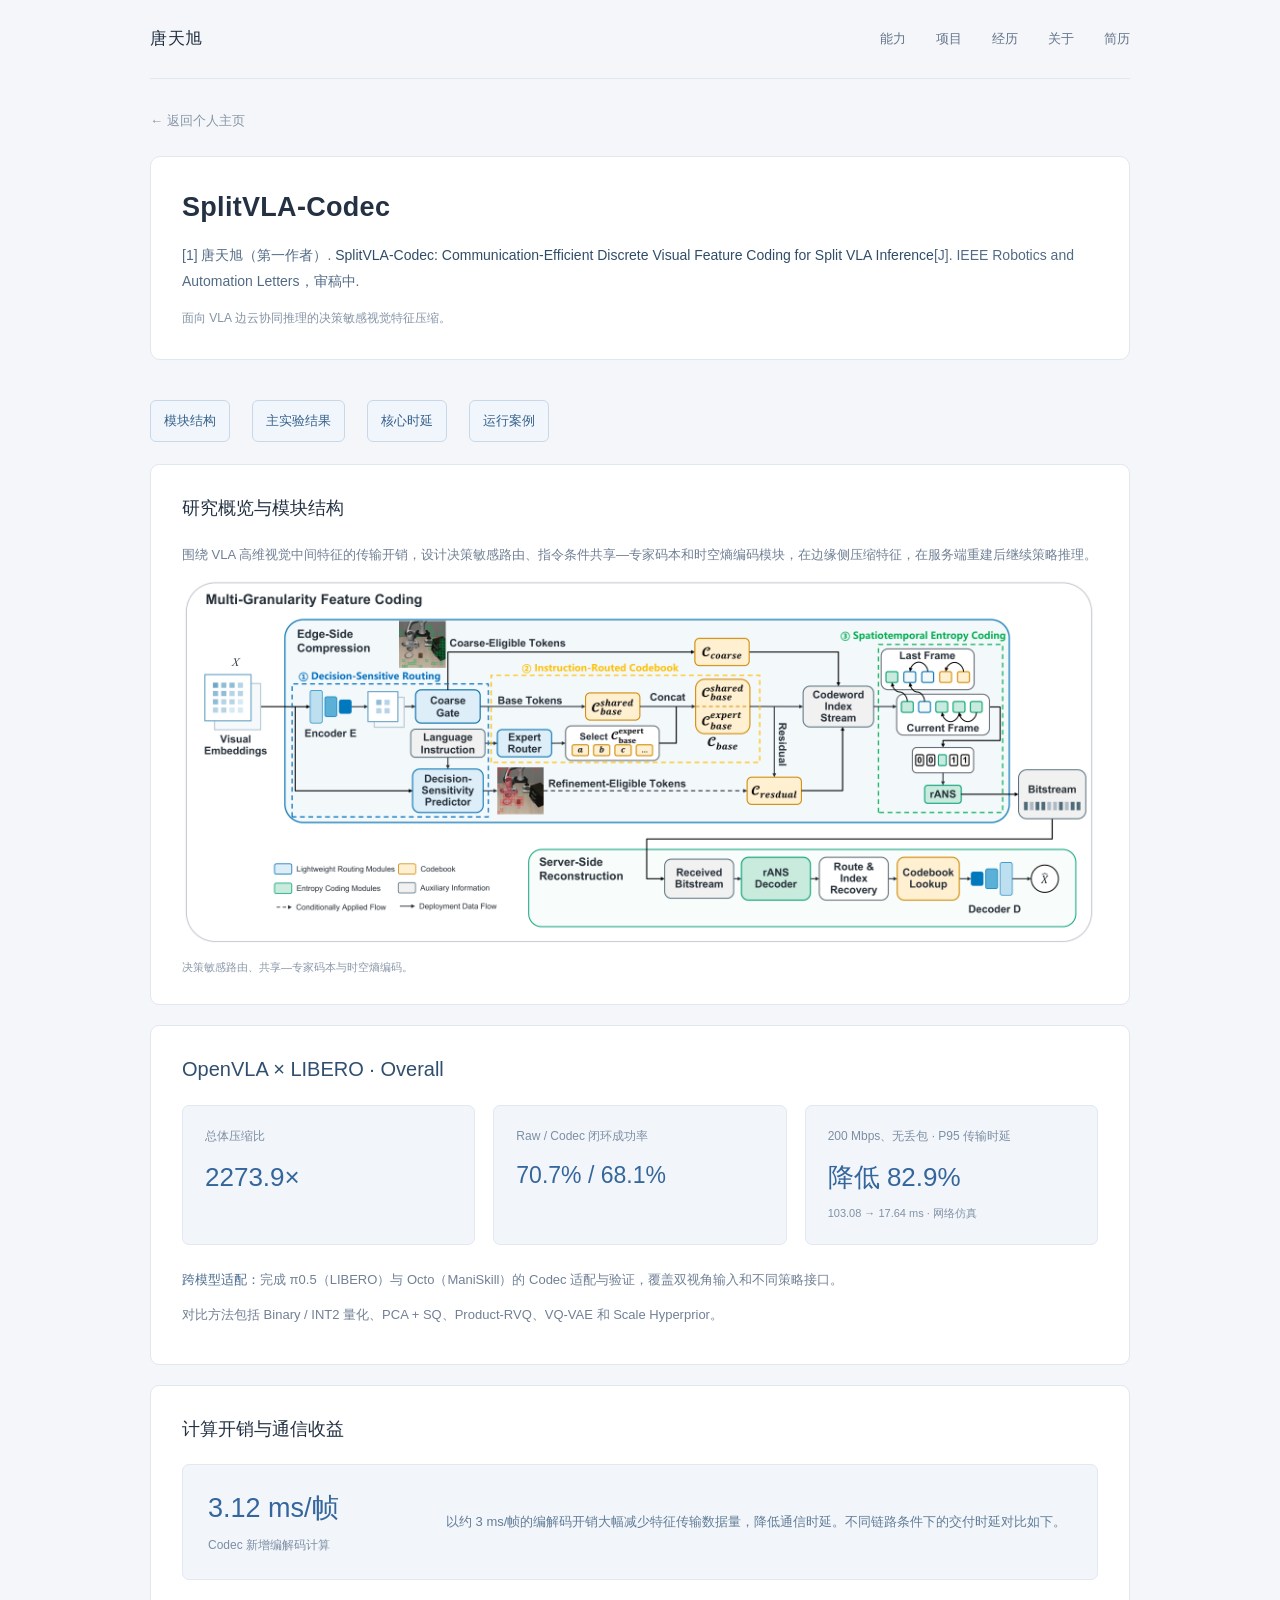
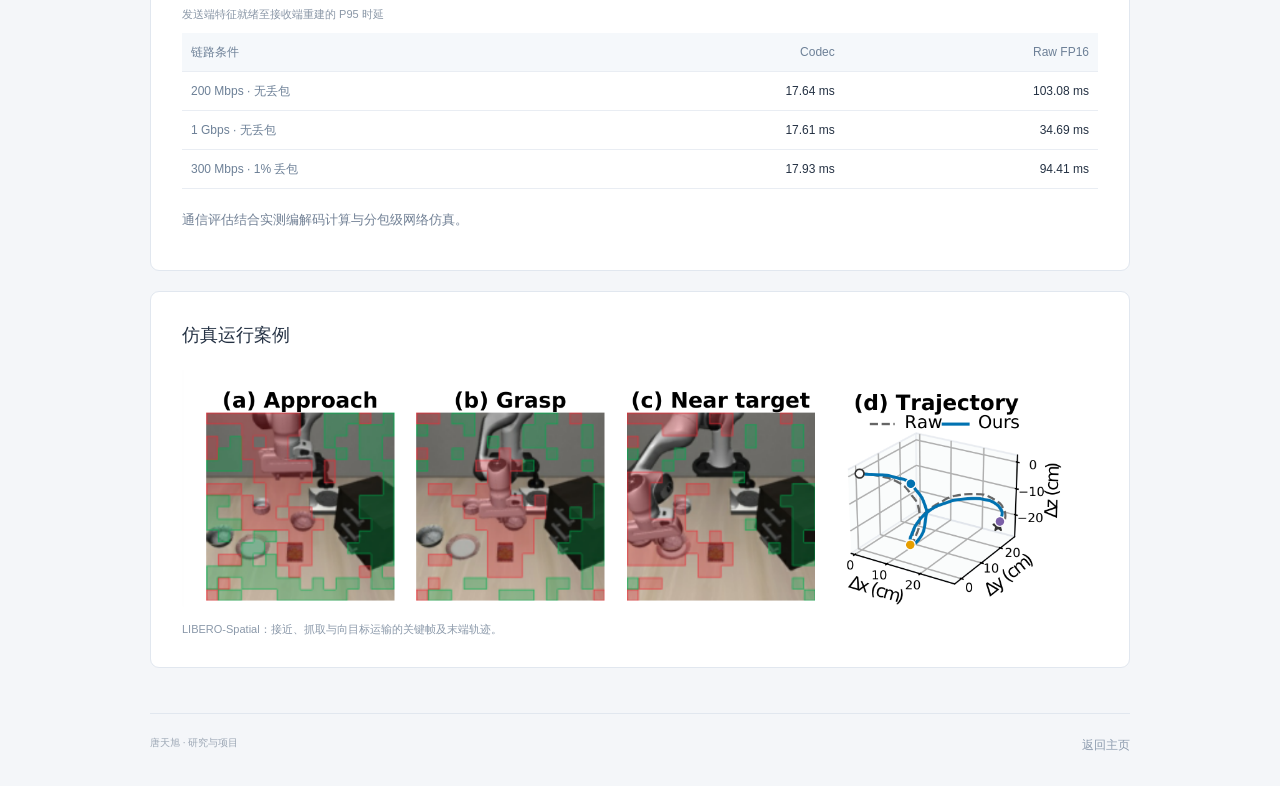
<file: projects/splitvla-codec.html>
<!doctype html><html lang="zh-CN"><head><meta charset="utf-8"><meta name="viewport" content="width=device-width, initial-scale=1"><meta name="theme-color" content="#f4f6f9"><title>SplitVLA-Codec | 唐天旭</title><meta name="description" content="VLA 中间特征压缩：方法结构、闭环结果与系统评估"><link rel="icon" href="../favicon.svg" type="image/svg+xml"><link rel="stylesheet" href="../styles.css?v=20261106-cards"><script src="../app.js" defer></script></head><body><a class="skip-link" href="#main">跳至正文</a><div class="page detail-page"><header class="site-header"><a class="site-name" href="../index.html#about">唐天旭</a><nav aria-label="页面导航"><a href="../index.html#capabilities">能力</a><a href="../index.html#projects">项目</a><a href="../index.html#experience">经历</a><a href="../index.html#about-me">关于</a><a href="../assets/tianxu-tang-resume.pdf" target="_blank" rel="noopener">简历</a></nav></header><main id="main"><a class="back-link" href="../index.html#projects">← 返回个人主页</a><section class="detail-intro"><h1>SplitVLA-Codec</h1><p class="paper-citation">[1] 唐天旭（第一作者）. <cite>SplitVLA-Codec: Communication-Efficient Discrete Visual Feature Coding for Split VLA Inference</cite>[J]. IEEE Robotics and Automation Letters，审稿中.</p><p>面向 VLA 边云协同推理的决策敏感视觉特征压缩。</p></section><nav class="project-jump-links" aria-label="研究内容导航"><a href="#architecture">模块结构</a><a href="#results">主实验结果</a><a href="#system">核心时延</a><a href="#rollout">运行案例</a></nav><section class="detail-section" id="architecture"><h2>研究概览与模块结构</h2><p>围绕 VLA 高维视觉中间特征的传输开销，设计决策敏感路由、指令条件共享—专家码本和时空熵编码模块，在边缘侧压缩特征，在服务端重建后继续策略推理。</p><figure class="full-figure"><a href="../assets/research/architecture-h181b.png" target="_blank" rel="noopener" aria-label="查看模块结构大图"><img src="../assets/research/architecture-h181b.png" alt="SplitVLA-Codec 模块结构" width="1900" height="764" loading="lazy"></a><figcaption>决策敏感路由、共享—专家码本与时空熵编码。</figcaption></figure></section><section class="detail-section" id="results"><article class="primary-model-result"><h2>OpenVLA × LIBERO · Overall</h2><dl class="primary-result-metrics"><div><dt>总体压缩比</dt><dd>2273.9×</dd></div><div><dt>Raw / Codec 闭环成功率</dt><dd class="success-rate-pair">70.7% / 68.1%</dd></div><div><dt>200 Mbps、无丢包 · P95 传输时延</dt><dd>降低 82.9%</dd><p class="metric-comparison">103.08 → 17.64 ms · 网络仿真</p></div></dl></article><p class="adaptation-summary"><span>跨模型适配：</span>完成 π0.5（LIBERO）与 Octo（ManiSkill）的 Codec 适配与验证，覆盖双视角输入和不同策略接口。</p><p>对比方法包括 Binary / INT2 量化、PCA + SQ、Product-RVQ、VQ-VAE 和 Scale Hyperprior。</p></section><section class="detail-section" id="system"><h2>计算开销与通信收益</h2><div class="codec-cost-summary"><div><strong>3.12 ms/帧</strong><span>Codec 新增编解码计算</span></div><p>以约 3 ms/帧的编解码开销大幅减少特征传输数据量，降低通信时延。不同链路条件下的交付时延对比如下。</p></div><div class="table-scroll" tabindex="0" role="region" aria-label="三组链路时延对比"><table><caption>发送端特征就绪至接收端重建的 P95 时延</caption><thead><tr><th scope="col">链路条件</th><th scope="col">Codec</th><th scope="col">Raw FP16</th></tr></thead><tbody><tr><th scope="row">200 Mbps · 无丢包</th><td>17.64 ms</td><td>103.08 ms</td></tr><tr><th scope="row">1 Gbps · 无丢包</th><td>17.61 ms</td><td>34.69 ms</td></tr><tr><th scope="row">300 Mbps · 1% 丢包</th><td>17.93 ms</td><td>94.41 ms</td></tr></tbody></table></div><p>通信评估结合实测编解码计算与分包级网络仿真。</p></section><section class="detail-section" id="rollout"><h2>仿真运行案例</h2><figure class="full-figure"><a href="../assets/research/rollout-demo-h181b.png" target="_blank" rel="noopener" aria-label="查看仿真轨迹大图"><img src="../assets/research/rollout-demo-h181b.png" alt="LIBERO-Spatial 的接近、抓取、运输关键帧与末端轨迹" width="1470" height="384" loading="lazy"></a><figcaption>LIBERO-Spatial：接近、抓取与向目标运输的关键帧及末端轨迹。</figcaption></figure></section></main><footer><span>唐天旭 · 研究与项目</span><a href="../index.html">返回主页</a></footer></div></body></html>
</file>
<file: styles.css>
@charset "UTF-8";
:root{--bg:#f4f6f9;--surface:#fff;--ink:#243143;--muted:#718096;--blue:#35669b;--border:#e1e7ef;--soft:#f5f8fc;font-family:Arial,"Segoe UI","Microsoft YaHei",sans-serif;color:var(--ink);background:var(--bg);font-size:14px;line-height:1.85;font-synthesis:none;text-rendering:optimizeLegibility}
*{box-sizing:border-box}html{scroll-behavior:smooth;scroll-padding-top:95px}body{margin:0}a{color:var(--blue);text-decoration:none}a:hover{text-decoration:underline}button,select{font:inherit}button{cursor:pointer}a:focus-visible,button:focus-visible,select:focus-visible,summary:focus-visible{outline:2px solid var(--blue);outline-offset:4px}p{margin:10px 0}strong{font-weight:600}.page{width:calc(100% - 80px);max-width:1120px;margin:0 auto}.site-header{height:79px;display:flex;align-items:center;justify-content:space-between;gap:25px;border-bottom:1px solid var(--border);position:sticky;top:0;background:var(--bg);z-index:10}.site-name{font-size:17px;font-weight:600;color:var(--ink);letter-spacing:.5px}.site-header nav{display:flex;gap:30px;font-size:13px}.site-header nav a{color:#65748a;padding:8px 0}.site-header nav a:hover{color:var(--blue);text-decoration:none}.intro{display:grid;grid-template-columns:minmax(0,1fr) 255px;gap:48px;align-items:center;margin-top:30px;margin-bottom:46px;padding:34px 36px;background:var(--surface);border:1px solid var(--border);border-radius:12px;box-shadow:0 3px 14px #23344804}.intro-label{font-size:12px;color:#7a8aa0;margin:0 0 13px;letter-spacing:.6px}h1{font-size:35px;line-height:1.4;font-weight:600;letter-spacing:.3px;margin:0 0 11px}h1 span{font-size:19px;color:#8190a3;margin-left:15px;font-weight:400;letter-spacing:0}.affiliation{font-size:12px;line-height:1.8;color:#718096;margin:0 0 19px}.intro-main>p:not(.affiliation):not(.intro-label){font-size:13px;line-height:1.95;color:#526176}.intro-main .job-interest{font-size:12px!important;margin:18px 0 0;padding:8px 11px;background:var(--soft);border-radius:5px;color:#54718e!important}.profile-links{display:flex;gap:13px;align-items:center;flex-wrap:wrap;margin-top:22px;font-size:12px}.profile-links a{display:inline-flex;align-items:center;gap:21px;padding:8px 13px;border-radius:5px;font-size:12px;line-height:1.5}.profile-links a:hover{text-decoration:none}.resume-link{background:var(--blue);color:white;border:1px solid var(--blue)}.resume-link:hover{background:#2a5789}.email-link{border:1px solid #d9e2ec;color:#506f8f;background:#fff}.email-link:hover{background:var(--soft)}.profile-links button{border:0;background:none;color:#8491a2;padding:5px 0;font-size:11px}.profile-links button:hover{color:var(--blue)}#copy-status{font-size:11px;color:#718096}.profile-summary{background:#f7f9fc;border:1px solid #e8edf3;border-radius:9px;padding:22px 21px;align-self:stretch;display:flex;flex-direction:column;justify-content:center}.summary-heading{font-size:12px;color:#7a8aa0;margin:0 0 15px;font-weight:400}.profile-summary dl{margin:0}.profile-summary dl>div{padding:13px 0;border-top:1px solid #e3e9f1;display:grid;grid-template-columns:64px 1fr;gap:9px;align-items:start}.profile-summary dt{font-size:11px;color:#8793a4;line-height:1.8}.profile-summary dd{margin:0;font-size:13px;font-weight:500;line-height:1.65}.profile-summary dd span{display:block;color:#8290a2;font-size:11px;font-weight:400;margin-top:3px}.profile-summary>a{font-size:10px;overflow-wrap:anywhere;margin-top:14px;padding-top:14px;border-top:1px solid #e3e9f1;color:#7186a0}
main>section:not(.intro){margin:40px 0}.section-heading{display:flex;justify-content:space-between;align-items:baseline;gap:20px;margin-bottom:19px}.section-heading h2{margin:0;font-size:22px;line-height:1.5;font-weight:600;letter-spacing:.2px}.section-heading>span{font-size:11px;color:#8b98a8}h3{font-size:16px;font-weight:600;line-height:1.7;margin:0 0 7px}.metadata{font-size:11px;color:#8490a1;margin:6px 0 13px}.featured-research{background:#fff;border:1px solid var(--border);border-radius:10px;padding:29px 30px;box-shadow:0 2px 9px #23344803}.publication{display:grid;grid-template-columns:245px minmax(0,1fr);gap:29px;align-items:start}.paper-thumbnail{display:block;padding-top:5px;text-align:center}.paper-thumbnail img{display:block;width:100%;height:auto;border:1px solid #e7ecf1;border-radius:5px}.paper-thumbnail:hover img{border-color:#bbcddd}.paper-thumbnail>span{font-size:10px;color:#97a2af;display:inline-block;margin-top:7px}.paper-description>h3{font-size:17px;line-height:1.65;margin-bottom:10px}.paper-description>h3 a{color:#315f8c}.paper-description>p{font-size:12px;color:#647186;line-height:1.95;margin:9px 0}.paper-description .metadata{font-size:11px;color:#7c8c9e}.paper-description strong{color:#3b5976}.resource-links{display:flex;gap:12px;align-items:center;flex-wrap:wrap;padding-top:5px}.resource-links>span{color:#c0c8d2}.note{font-size:11px!important;color:#8a97a7!important;line-height:1.9!important}.research-details{margin-left:274px;margin-top:9px}.research-details+.research-details{margin-top:3px}details{font-size:12px}summary{cursor:pointer;color:#5f7b98;line-height:1.8;padding:6px 0;font-size:11px}summary:hover{color:#285c91}.details-content{padding:10px 0 5px;color:#647186}.details-content>p{margin-top:0;margin-bottom:11px}.research-notes{display:grid;grid-template-columns:1fr 1fr;gap:18px;margin-top:18px}.text-publication{padding:23px 25px;background:#fff;border:1px solid var(--border);border-radius:9px}.text-publication h3{font-size:15px}.text-publication p{font-size:12px;color:#758296;line-height:1.95}.text-publication .metadata{font-size:10px;color:#8e9bad}.chart-controls{display:flex;gap:12px;align-items:center;margin:3px 0 17px;font-size:11px;color:#8391a2}.chart-controls select{font-size:11px;background:#fff;color:#516880;border:1px solid #d9e1eb;border-radius:4px;padding:5px 9px;max-width:100%}.comparison{max-width:590px}.bar-row{display:grid;grid-template-columns:43px 1fr 58px;gap:12px;align-items:center;font-size:11px;margin:12px 0}.bar-row>span:last-child{text-align:right;font-variant-numeric:tabular-nums}.bar-track{height:14px;background:#f0f3f7;border-radius:2px;overflow:hidden}.bar{height:100%;transition:width .25s}.raw{background:#b4c0cf}.codec{background:#4d7ba6}.chart-summary{font-size:11px;color:#687f96}.table-scroll{overflow-x:auto;max-width:100%;margin:18px 0}table{width:100%;border-collapse:collapse;white-space:nowrap;font-size:10px;font-variant-numeric:tabular-nums}caption{text-align:left;font-size:10px;color:#8996a6;padding-bottom:8px}th,td{padding:8px 9px;border-bottom:1px solid #e9edf3;text-align:right}th:first-child,td:first-child{text-align:left}th{font-weight:500;color:#6d8097}thead{background:#f5f8fb}
.project-list{display:grid;grid-template-columns:1fr 1fr;gap:20px}.project{background:#fff;border:1px solid var(--border);border-radius:10px;padding:25px 27px;min-width:0}.entry-heading{display:flex;justify-content:space-between;align-items:baseline;gap:20px}.entry-heading h3{margin:0}.project .entry-heading{display:block}.project .entry-heading h3{font-size:16px}.date{font-size:11px;font-weight:400;color:#94a0af;white-space:nowrap}.project .date{display:block;margin-top:4px}.project .metadata{padding-bottom:13px;border-bottom:1px solid #edf0f5;margin-bottom:15px}.project details{margin-top:9px}ul{margin:12px 0 9px;padding-left:18px;font-size:12px;color:#68778a;line-height:1.95}li{padding-left:2px;margin:7px 0}.other-projects{font-size:11px;color:#8a97a7;margin:16px 2px 0}.experience-card{background:#fff;border:1px solid var(--border);border-radius:10px;padding:25px 28px}.experience-card .metadata{margin-bottom:12px}.experience-card ul{max-width:950px}.education-card{background:#fff;border:1px solid var(--border);border-radius:10px;padding:7px 28px}.education-entry{display:flex;justify-content:space-between;align-items:baseline;gap:20px;padding:19px 0}.education-entry+.education-entry{border-top:1px solid #ecf0f5}.education-entry h3{font-size:15px;margin:0}.education-entry p{font-size:12px;margin:4px 0 0;color:#8090a2}.skills{display:grid;grid-template-columns:110px 1fr;gap:15px 24px;margin:0;font-size:12px;padding:25px 28px;border:1px solid var(--border);border-radius:10px;background:#fff}.skills dt{color:#8a98a9}.skills dd{margin:0;color:#687a8d}footer{display:flex;justify-content:space-between;gap:20px;font-size:10px;color:#9ba6b4;border-top:1px solid var(--border);margin-top:45px;padding:20px 0 30px}footer a{color:#8c9bae}.skip-link{position:fixed;top:-100px;left:12px;background:white;border:1px solid var(--blue);padding:8px 13px;z-index:20}.skip-link:focus{top:12px}
@media(min-width:1450px){.intro{padding:38px 42px;gap:58px}.page{max-width:1140px}}
@media(max-width:1000px){.page{width:calc(100% - 56px)}.intro{grid-template-columns:minmax(0,1fr) 220px;gap:30px;padding:30px}.profile-summary{padding:19px 17px}.profile-summary dl>div{grid-template-columns:55px 1fr;gap:7px}.profile-summary dd{font-size:12px}.profile-summary dt{font-size:10px}.profile-summary>a{font-size:9px}.publication{grid-template-columns:205px minmax(0,1fr);gap:25px}.research-details{margin-left:230px}.project{padding:23px}.project .entry-heading h3{font-size:15px}.intro-main>p:not(.affiliation):not(.intro-label){font-size:12px}.profile-links{gap:11px}.profile-links a{gap:15px;padding:8px 11px}}
@media(max-width:780px){.page{width:calc(100% - 40px)}.site-header{height:68px}.site-header nav{gap:24px;font-size:12px}.intro{padding:28px;grid-template-columns:minmax(0,1fr) 200px;gap:25px;margin-top:23px}.profile-summary{padding:17px 15px}.profile-summary dl>div{display:block;padding:10px 0}.profile-summary dt{margin-bottom:3px}.profile-summary dd{font-size:11px}.profile-summary dd span{font-size:10px}.profile-summary>a{font-size:9px;line-height:1.8}.summary-heading{font-size:11px;margin-bottom:9px}h1{font-size:29px}h1 span{display:block;margin:5px 0 0;font-size:16px}.affiliation{font-size:11px}.intro-label{font-size:10px}.profile-links{gap:10px;margin-top:18px}.profile-links a{font-size:11px;padding:8px 10px;gap:13px}.profile-links button{font-size:10px}.featured-research{padding:24px}.publication{grid-template-columns:165px minmax(0,1fr);gap:22px}.paper-description>h3{font-size:15px}.research-details{margin-left:187px}.project-list{gap:16px}.project{padding:21px}.project .entry-heading h3{font-size:14px}.project .metadata{font-size:10px}.research-notes{gap:16px}.text-publication{padding:21px}.text-publication h3{font-size:14px}.entry-heading{gap:14px}.section-heading h2{font-size:20px}.section-heading>span{font-size:10px}}
@media(max-width:620px){html{scroll-padding-top:82px}:root{font-size:13px}.page{width:calc(100% - 32px)}.site-header{height:62px}.site-name{font-size:16px}.site-header nav{gap:19px;font-size:11px}.intro{display:block;margin-top:19px;padding:25px 23px;margin-bottom:32px;border-radius:10px}.intro-label{font-size:10px;margin-bottom:10px}h1{font-size:29px;line-height:1.4}h1 span{display:inline-block;font-size:16px;margin:0 0 0 10px}.affiliation{font-size:11px;margin-bottom:16px}.intro-main>p:not(.affiliation):not(.intro-label){font-size:12px;line-height:1.95}.intro-main .job-interest{font-size:11px!important;margin-top:15px;padding:8px 10px}.profile-links{gap:12px;margin-top:19px}.profile-links a{font-size:11px;gap:18px;padding:9px 12px}.profile-links button{font-size:10px}.profile-summary{display:block;margin-top:24px;padding:17px 16px;border-radius:7px}.summary-heading{font-size:10px;margin-bottom:12px}.profile-summary dl{display:grid;grid-template-columns:1fr 1fr;gap:14px}.profile-summary dl>div{padding:0;border:0;display:block}.profile-summary dl>div:last-child{grid-column:1/-1;border-top:1px solid #e6ecf3;padding-top:12px;display:grid;grid-template-columns:1fr 1fr;gap:10px}.profile-summary dl>div:last-child dd span{margin-top:3px}.profile-summary dt{font-size:9px;margin-bottom:5px}.profile-summary dd{font-size:12px}.profile-summary dd span{font-size:10px}.profile-summary>a{display:block;font-size:10px;margin-top:13px;padding-top:12px}.section-heading{margin-bottom:14px;gap:12px}.section-heading h2{font-size:19px}.section-heading>span{font-size:9px}main>section:not(.intro){margin:30px 0}.featured-research{padding:22px 21px;border-radius:9px}.publication{display:flex;flex-direction:column;gap:18px}.paper-thumbnail{width:100%;max-width:310px;padding:0;margin:0 auto}.paper-thumbnail>span{font-size:9px;margin-top:5px}.paper-description>h3{font-size:15px;line-height:1.75}.paper-description>p{font-size:12px}.paper-description .metadata{font-size:10px}.resource-links{gap:10px}.research-details{margin-left:0;margin-top:9px}summary{font-size:11px}.research-notes{grid-template-columns:1fr;gap:13px;margin-top:13px}.text-publication{padding:20px 21px;border-radius:8px}.text-publication h3{font-size:14px}.text-publication p{font-size:11px}.text-publication .metadata{font-size:10px}.project-list{grid-template-columns:1fr;gap:14px}.project{padding:21px 22px;border-radius:9px}.project .entry-heading{display:flex;gap:13px}.project .entry-heading h3{font-size:14px}.project .date{font-size:9px;white-space:normal;flex-shrink:0}.project .metadata{font-size:10px;margin-top:7px}.other-projects{font-size:10px;line-height:1.9;margin-top:13px}.experience-card{padding:22px}.entry-heading{display:block}.entry-heading .date{display:block;font-size:10px;margin-top:3px}.entry-heading h3{font-size:15px}.metadata{font-size:10px}ul{font-size:11px;line-height:1.95}.education-card{padding:2px 22px}.education-entry{display:block;padding:19px 0}.education-entry h3{font-size:14px}.education-entry p{font-size:11px}.education-entry .date{display:block;font-size:10px;margin-top:6px}.skills{padding:21px 22px;font-size:11px;grid-template-columns:74px minmax(0,1fr);gap:13px 12px}.skills dt{font-size:10px}.note{font-size:10px!important}.bar-row{grid-template-columns:35px 1fr 50px;gap:8px;font-size:10px}.chart-controls{gap:9px;font-size:10px}.chart-controls select{font-size:10px}.table-scroll{margin-top:14px}th,td{font-size:9px;padding:7px 6px}footer{font-size:9px;margin-top:32px;padding-bottom:24px}}
@media(max-width:360px){.page{width:calc(100% - 26px)}.site-header nav{gap:14px}.intro{padding:22px 19px}h1{font-size:26px}h1 span{font-size:14px;margin-left:8px}.profile-links{gap:10px}.profile-links a{padding:8px 10px;gap:12px}.profile-summary dd{font-size:11px}.profile-summary dd span{font-size:9px}.section-heading>span{font-size:8px}.project .entry-heading{display:block}.project .date{margin-top:3px}.skills{padding-inline:19px;grid-template-columns:68px minmax(0,1fr);gap:12px 10px}}
@media(prefers-reduced-motion:reduce){html{scroll-behavior:auto}.bar{transition:none}}
.note{color:#738197!important}.date{color:#77859a}.paper-description .metadata,.text-publication .metadata{color:#758397}
@media(min-width:781px){.intro-main>p:not(.affiliation):not(.intro-label){font-size:14px}.paper-description>p,.text-publication p,ul,.skills{font-size:13px}}
@media(min-width:621px){.work-card .work-media{aspect-ratio:16/10}}
.capability-grid{display:grid;grid-template-columns:repeat(3,minmax(0,1fr));gap:18px}.capability-card{padding:23px 24px;background:#fff;border:1px solid var(--border);border-radius:9px}.capability-card h3{font-size:15px;color:#466281;margin-bottom:11px}.capability-card p{font-size:12px;line-height:2;color:#76869a;margin:0}.toolbox{display:flex;align-items:center;gap:25px;background:#edf2f8;border:1px solid #e0e8f2;border-radius:7px;margin-top:17px;padding:13px 22px}.toolbox>span{font-size:11px;color:#7d8da3;white-space:nowrap}.toolbox p{font-size:11px;color:#587591;line-height:1.8;margin:0}.research-overview{display:grid;grid-template-columns:minmax(0,1fr) 250px;gap:40px;background:#fff;border:1px solid var(--border);border-radius:10px;padding:28px 31px}.research-overview h3{font-size:21px;margin:7px 0 14px;line-height:1.6}.research-overview>div>p:not(.work-label){font-size:13px;line-height:2;color:#738398;margin:0 0 17px}.evaluation-focus{margin:0;align-self:center;background:#f6f8fb;border:1px solid #e7edf4;border-radius:7px;padding:6px 18px}.evaluation-focus>div{padding:13px 0}.evaluation-focus>div+div{border-top:1px solid #e4ebf3}.evaluation-focus dt{font-size:11px;color:#547596;margin-bottom:4px}.evaluation-focus dd{font-size:11px;color:#8a98a9;margin:0}.learning-grid{display:grid;grid-template-columns:1fr 1fr;gap:21px}.learning-card{padding:24px 26px;background:#fff;border:1px solid var(--border);border-radius:9px}.learning-card h3{font-size:16px;margin:9px 0 10px}.learning-card p{font-size:12px;color:#79889b;line-height:2;margin:0}.about-card{display:grid;grid-template-columns:1fr 1fr;gap:45px;background:#fff;border:1px solid var(--border);border-radius:10px;padding:26px 30px}.about-card h3{font-size:15px;color:#4c6682;margin-bottom:12px}.about-card p{font-size:12px;line-height:2;color:#77879c;margin:0 0 14px}.about-card .project-detail-link{font-size:11px;overflow-wrap:anywhere}.work-grid{row-gap:25px}.work-card-body>p:not(.work-label):not(.result-context){min-height:0}.profile-summary dd{overflow-wrap:anywhere}
@media(max-width:900px){.capability-grid{grid-template-columns:1fr 1fr}.research-overview{grid-template-columns:minmax(0,1fr) 205px;gap:25px;padding:25px}.research-overview h3{font-size:19px}.about-card{gap:28px}.toolbox{gap:18px}}
@media(max-width:620px){.capability-grid{grid-template-columns:1fr;gap:13px}.capability-card{padding:21px 22px}.capability-card h3{font-size:15px;margin-bottom:9px}.capability-card p{font-size:12px}.toolbox{display:block;padding:15px 20px}.toolbox>span{font-size:10px}.toolbox p{margin-top:7px;font-size:10px}.research-overview{display:block;padding:22px}.research-overview h3{font-size:18px}.research-overview>div>p:not(.work-label){font-size:12px}.evaluation-focus{margin-top:22px;padding:5px 17px}.evaluation-focus>div{display:grid;grid-template-columns:68px minmax(0,1fr);gap:12px;padding:11px 0}.evaluation-focus dt{margin:0;font-size:10px}.evaluation-focus dd{font-size:10px}.learning-grid{grid-template-columns:1fr;gap:14px}.learning-card{padding:22px}.learning-card h3{font-size:15px}.learning-card p{font-size:12px}.about-card{grid-template-columns:1fr;gap:18px;padding:23px}.about-card p{font-size:12px}.site-header nav{gap:15px;font-size:11px}.work-grid{row-gap:20px}}
@media(max-width:360px){.site-header nav{gap:11px;font-size:10px}.site-header{gap:15px}.profile-links{gap:10px}}
.education-overview{line-height:1.7}.education-overview .education-primary{display:block;font-size:14px;font-weight:600;color:#4e6e92}.education-overview .education-secondary{display:block;font-size:12px;color:#77879b;margin-top:5px}.profile-summary dd .summary-masters{font-size:11px;color:#718298;margin-top:9px;padding-top:8px;border-top:1px solid #e5ebf2;line-height:1.8}.profile-summary dd .summary-masters span{font-size:10px;color:#8c99aa;margin-top:2px}
.support-projects{display:grid;grid-template-columns:1fr 1fr;gap:22px}.support-project{background:#fff;border:1px solid var(--border);border-radius:10px;overflow:hidden;min-width:0}.support-media{display:block;aspect-ratio:16/9;overflow:hidden;background:#edf1f6}.support-media video{display:block;width:100%;height:100%;object-fit:contain;background:#121922}.support-media img{display:block;width:100%;height:100%;object-fit:contain}.support-project-body{padding:22px 25px 25px}.support-project-body h3{font-size:17px;margin:6px 0 10px}.support-project-body>p:not(.work-label){font-size:12px;line-height:1.9;color:#75869a;margin:0 0 18px}.support-project-body .work-label{font-size:10px}.other-research-link{font-size:11px;color:#8a98aa;margin:16px 0 0}.experience-media{display:grid;grid-template-columns:1.25fr 1fr;gap:22px;margin:23px 0}.experience-media figure{margin:0;min-width:0}.experience-media figure>a{display:block;aspect-ratio:16/9;background:#f0f3f7;border-radius:6px;overflow:hidden}.experience-media img{display:block;width:100%;height:100%;object-fit:contain}.experience-media video{display:block;width:100%;aspect-ratio:16/9;border-radius:6px;background:#111820}.experience-media figcaption{font-size:10px;line-height:1.8;color:#8695a8;margin-top:10px}.evidence-video,.evidence-figure{margin:17px 0 21px}.evidence-video video{width:100%;display:block;aspect-ratio:16/9;background:#121922;border-radius:6px}.evidence-video figcaption,.evidence-figure figcaption,.evidence-gallery figcaption{font-size:10px;line-height:1.9;color:#8493a6;margin-top:10px}.evidence-figure img{display:block;width:100%;height:auto;border-radius:5px}.source-note{font-size:10px!important;color:#8997a8!important;line-height:1.9!important}.evidence-gallery{display:grid;grid-template-columns:1fr 1fr;gap:23px;margin-top:24px}.evidence-gallery figure{margin:0;min-width:0}.evidence-gallery figure>a{display:block;aspect-ratio:16/10;background:#f1f4f8;border-radius:5px;overflow:hidden}.evidence-gallery img{display:block;width:100%;height:100%;object-fit:contain}
@media(max-width:780px){.education-overview .education-primary{font-size:13px}.education-overview .education-secondary{font-size:11px}.profile-summary dd .summary-masters{font-size:10px}.support-projects{gap:18px}.support-project-body{padding:21px}.support-project-body h3{font-size:15px}.experience-media{gap:17px}.experience-media figcaption{font-size:9px}}
@media(max-width:620px){.education-overview .education-primary{font-size:13px}.education-overview .education-secondary{font-size:11px;line-height:1.85;max-width:270px}.profile-summary dd .summary-masters{font-size:10px;line-height:1.8;margin-top:7px;padding-top:6px}.profile-summary dd .summary-masters span{font-size:9px}.support-projects{grid-template-columns:1fr;gap:17px}.support-project-body{padding:21px 22px}.support-project-body h3{font-size:16px}.support-project-body>p:not(.work-label){font-size:12px}.experience-media{grid-template-columns:1fr;gap:20px;margin-top:20px}.experience-media figcaption{font-size:10px}.evidence-gallery{grid-template-columns:1fr;gap:23px}.evidence-video figcaption,.evidence-figure figcaption,.evidence-gallery figcaption{font-size:10px}.other-research-link{font-size:10px;line-height:1.9}}
.work-grid{display:grid;grid-template-columns:1fr 1fr;gap:24px}.work-card{background:#fff;border:1px solid var(--border);border-radius:11px;overflow:hidden;min-width:0}.work-media{position:relative;aspect-ratio:4/3;background:#edf1f6;overflow:hidden}.work-media>video{display:block;width:100%;height:100%;object-fit:contain;background:#111820}.keyframe-viewer{background:#e9edf3;display:flex;align-items:center;justify-content:center;padding:18px 18px 48px}.keyframe-viewer>img{height:100%;width:auto;max-width:100%;object-fit:contain;border-radius:4px}.keyframe-controls{display:flex;gap:7px;justify-content:center;position:absolute;bottom:12px;left:12px;right:12px}.keyframe-controls button{font-size:10px;padding:5px 13px;line-height:1.5;border:1px solid #cdd7e3;background:#f9fbfd;color:#74849a;border-radius:4px}.keyframe-controls button.active{background:var(--blue);border-color:var(--blue);color:white}.media-caption{font-size:10px;line-height:1.6;margin:0;padding:10px 22px;color:#8190a2;border-bottom:1px solid #e8edf3;background:#fafbfd}.work-card-body{padding:23px 26px 25px}.work-label{font-size:10px;color:#758aa1;margin:0 0 6px}.work-card-body h3{font-size:20px;margin:0 0 10px;color:#2f435a;line-height:1.5}.work-card-body>p:not(.work-label):not(.result-context){font-size:13px;line-height:1.9;color:#748397;min-height:49px;margin:0}.result-highlight{display:flex;align-items:center;gap:14px;margin:19px 0 8px;padding-top:15px;border-top:1px solid #edf1f5;flex-wrap:wrap}.result-highlight strong{font-size:25px;line-height:1.4;color:#3a6590;font-weight:600}.result-highlight>span{font-size:10px;line-height:1.7;color:#8b98a9;max-width:190px}.result-context{font-size:10px!important;color:#8c99aa!important;margin:7px 0 18px;line-height:1.8}.work-links{display:flex;align-items:center;gap:24px;font-size:11px;margin-top:16px}.work-links a{font-size:11px}.project-detail-link{font-size:12px;display:inline-flex;align-items:center;gap:15px;color:#426c95}.project-detail-link span{font-size:14px}.demo-task{border-top:1px solid #edf1f5;padding-top:15px;display:flex;gap:13px;align-items:center;margin:19px 0 9px;min-height:51px}.demo-task span{font-size:10px;color:#8a98a8}.demo-task strong{font-size:16px;color:#536d87;font-weight:500}.compact-projects{display:grid;grid-template-columns:repeat(3,minmax(0,1fr));gap:18px}.compact-projects>a{padding:22px 23px;background:#fff;border:1px solid var(--border);border-radius:9px;display:block}.compact-projects>a:hover{border-color:#bbcddd;text-decoration:none}.compact-category{font-size:10px;color:#8e9daf}.compact-projects h3{font-size:15px;margin:9px 0 7px;color:#4b6077}.compact-projects p{font-size:11px;line-height:1.9;color:#8493a5;margin:0 0 15px}.compact-more{font-size:10px;color:#5b7da0}.experience-summary{font-size:13px;color:#738296;line-height:1.95;margin:9px 0 17px;max-width:900px}.degree-label{display:inline-block;font-size:10px;font-weight:400;color:#7589a0;background:#f1f5fa;border:1px solid #e4ebf3;padding:1px 7px;margin-left:8px;vertical-align:middle;border-radius:4px}.detail-page{max-width:980px}.back-link{display:inline-block;font-size:11px;color:#8796a8;margin-top:24px}.detail-intro{padding:29px 31px;background:white;border:1px solid var(--border);border-radius:10px;margin-top:18px!important}.detail-intro h1{font-size:27px;margin:0 0 10px;line-height:1.6}.detail-intro p{font-size:12px;line-height:1.9;color:#8493a5;margin:0}.detail-section{padding:27px 31px;background:#fff;border:1px solid var(--border);border-radius:9px;margin:20px 0!important;min-width:0}.detail-section h2{font-size:18px;margin:0 0 17px;font-weight:500}.detail-section>p,.detail-section>ul{font-size:13px;color:#718095;line-height:1.95}.full-figure{margin:0}.full-figure img{display:block;width:100%;height:auto}.full-figure figcaption,.video-demo figcaption{font-size:10px;color:#8a98a9;line-height:1.8;margin-top:12px}.detail-media-grid{display:grid;grid-template-columns:1fr 1fr;gap:22px;margin:20px 0}.video-demo{margin:0;min-width:0}.video-demo video{width:100%;aspect-ratio:4/3;display:block;border-radius:6px;background:#111820}.detail-section .table-scroll{margin-top:24px}.detail-section .comparison{max-width:640px}.detail-section .note{margin-top:17px}.detail-section .chart-summary{margin-top:17px}
@media(max-width:900px){.work-grid{gap:18px}.work-card-body{padding:22px}.work-card-body h3{font-size:18px}.work-card-body>p:not(.work-label):not(.result-context){font-size:12px}.result-highlight{gap:10px}.result-highlight strong{font-size:23px}.result-highlight>span{font-size:9px;max-width:150px}.demo-task strong{font-size:14px}.compact-projects{gap:14px}.compact-projects>a{padding:20px}.compact-projects h3{font-size:14px}.media-caption{font-size:9px;padding-inline:19px}}
@media(max-width:620px){.work-grid{grid-template-columns:1fr;gap:19px}.work-media{aspect-ratio:4/3}.work-card-body{padding:22px}.work-card-body h3{font-size:19px}.work-card-body>p:not(.work-label):not(.result-context){font-size:12px;min-height:0}.result-highlight strong{font-size:25px}.result-highlight>span{font-size:10px;max-width:none}.result-context{font-size:10px!important}.work-links{font-size:11px;gap:22px}.media-caption{font-size:9px;padding:9px 19px}.keyframe-controls button{font-size:10px}.compact-projects{grid-template-columns:1fr;gap:12px}.compact-projects>a{padding:18px 21px;position:relative}.compact-projects h3{font-size:14px;padding-right:65px;margin:5px 0}.compact-projects p{font-size:11px;margin-bottom:0;padding-right:35px}.compact-more{position:absolute;right:20px;top:22px;font-size:9px}.compact-category{font-size:9px}.experience-summary{font-size:12px}.degree-label{font-size:9px}.detail-page .site-header nav{gap:15px;font-size:10px}.detail-intro{padding:23px}.detail-intro h1{font-size:22px}.detail-intro p{font-size:11px}.detail-section{padding:23px;margin:16px 0!important}.detail-section h2{font-size:17px}.detail-section>p,.detail-section>ul{font-size:12px}.detail-media-grid{grid-template-columns:1fr;gap:24px}.video-demo figcaption,.full-figure figcaption{font-size:10px}.back-link{font-size:10px;margin-top:19px}}

/* Research figures and actual data-platform screenshots. */
.research-preview{grid-column:1/-1;display:block;border-top:1px solid var(--border);padding-top:4px;overflow:hidden}.research-preview img{display:block;width:100%;height:auto;margin-top:0}.research-preview span{display:block;font-size:11px;color:#70869e;text-align:right;padding:8px 0 0}.research-metrics{display:grid;grid-template-columns:repeat(3,minmax(0,1fr));gap:20px;margin-top:24px;padding-top:20px;border-top:1px solid var(--border)}.research-metrics strong{display:block;font-size:22px;font-weight:500;color:#35669b;white-space:nowrap}.research-metrics span{font-size:11px;color:#8190a3}.project-jump-links{display:flex;flex-wrap:wrap;gap:10px 22px;margin:22px 0;font-size:12px}.paper-plot{max-width:700px;margin-inline:auto}.full-figure img{border-radius:5px}.platform-gallery{margin-top:27px}.platform-gallery img{border:1px solid var(--border)}.platform-card>a{display:flex;width:100%;height:100%;align-items:center;justify-content:center}.platform-card img{width:100%;height:100%;object-fit:contain}.proposed-row{background:#f0f5fb}.proposed-row th,.proposed-row td{color:#35618b}.detail-section table{font-size:12px}.detail-section caption{font-size:11px}.detail-section .full-figure figcaption{font-size:11px}.research-overview .evaluation-focus dd{font-variant-numeric:tabular-nums;color:#526c89;font-size:12px}.detail-section h2{scroll-margin-top:90px}
@media(max-width:620px){.research-metrics{grid-template-columns:1fr;gap:12px;margin-top:18px;padding-top:16px}.research-metrics>div{display:flex;align-items:baseline;justify-content:space-between;gap:15px}.research-metrics strong{font-size:18px}.research-metrics span{font-size:10px;text-align:right}.project-jump-links{gap:9px 17px;font-size:11px}.research-preview{margin-top:18px}.research-preview img{margin-top:0}.research-preview span{font-size:10px}.detail-section table{font-size:11px}.research-overview .evaluation-focus dd{font-size:11px}}

/* Consistent education type and visible navigation actions. */
.education-overview .education-primary,.education-overview .education-secondary{display:block;font-size:14px;font-weight:500;color:#4e6e92;line-height:1.8;max-width:none}.education-overview .education-secondary{margin-top:4px}.education-overview small{font-size:12px;font-weight:400;color:#7a899b;display:inline-block;margin-left:7px}.profile-summary dd.summary-education .school-title{font-size:13px;font-weight:500;color:var(--ink);line-height:1.75;margin:0}.profile-summary dd.summary-education .school-meta{font-size:11px;font-weight:400;color:#8290a2;margin-top:3px}.degree-summary+.degree-summary{margin-top:12px}.project-detail-link,.work-links .project-detail-link,.about-card .project-detail-link{display:inline-flex;align-items:center;justify-content:center;gap:10px;min-height:44px;max-width:100%;padding:9px 16px;border:1px solid #35669b;border-radius:6px;background:#35669b;color:#fff;font-size:14px;font-weight:500;line-height:1.65;text-align:left}.project-detail-link:hover{background:#285887;border-color:#285887;text-decoration:none}.project-detail-link span{font-size:16px}.work-links{flex-wrap:wrap;gap:12px;margin-top:19px}.work-links a{font-size:14px}.resource-links{display:flex;flex-wrap:wrap;gap:12px}.resource-links a,.project-jump-links a{display:inline-flex;align-items:center;min-height:42px;padding:8px 13px;border:1px solid #c9d8e8;border-radius:6px;background:#f1f6fc;font-size:13px;line-height:1.7;color:#35618b}.resource-links a:hover,.project-jump-links a:hover{background:#e5eef8;text-decoration:none}.compact-more{display:inline-flex;align-items:center;font-size:13px;line-height:1.7;padding:7px 11px;border:1px solid #cbd9e8;border-radius:5px;background:#f1f6fc;color:#35618b}.compact-projects>a{transition:border-color .15s,box-shadow .15s}.compact-projects>a:hover{border-color:#9bb8d4;box-shadow:0 3px 12px #274c7010}.back-link{font-size:13px;line-height:1.8;padding:6px 0}.site-header nav a{font-size:13px;padding:5px 0}.profile-links a,.profile-links button{font-size:13px;min-height:42px}.research-preview span{font-size:13px;color:#35618b;padding:12px 0 0}.about-card .project-detail-link{overflow-wrap:anywhere}footer a{font-size:12px}
@media(max-width:900px){.profile-summary dd.summary-education .school-title{font-size:12px}.profile-summary dd.summary-education .school-meta{font-size:10px}}
@media(max-width:620px){.education-overview .education-primary,.education-overview .education-secondary{font-size:13px;line-height:1.9;max-width:none}.education-overview small{font-size:11px;margin-left:5px}.profile-summary dd.summary-education .school-title{font-size:12px}.profile-summary dd.summary-education .school-meta{font-size:10px}.degree-summary+.degree-summary{margin-top:10px}.project-detail-link,.work-links .project-detail-link,.about-card .project-detail-link{font-size:14px;min-height:44px;padding:9px 13px}.work-links a{font-size:13px}.compact-more{position:static;display:inline-flex;font-size:13px;margin-top:13px;padding:7px 11px}.compact-projects h3,.compact-projects p{padding-right:0}.project-jump-links{gap:9px}.project-jump-links a{font-size:12px;padding:7px 10px;min-height:40px}.resource-links a{font-size:13px}.site-header nav{gap:13px}.site-header nav a{font-size:12px}.profile-links a,.profile-links button{font-size:12px;min-height:42px}.back-link{font-size:12px}.research-preview span{font-size:12px}}

.research-preview{padding-top:18px}.research-preview img{margin-top:0}.paper-plot{max-width:100%}

.operation-card{min-width:0;scroll-margin-top:95px}.operation-card h3{font-size:15px;line-height:1.7;font-weight:500;color:#405d7b;margin:0 0 12px}.operation-grid{margin-top:28px;margin-bottom:0}.operation-grid .evidence-video{margin:0}.operation-card .evidence-video figcaption{font-size:11px;line-height:1.8}
@media(max-width:620px){.operation-grid{margin-top:24px;gap:27px}.operation-card h3{font-size:14px}}

/* One education block, bibliographic entries and compact overall results. */
.education-overview{margin:16px 0 18px}.education-row+.education-row{margin-top:10px}.education-degree{display:flex;align-items:baseline;flex-wrap:wrap;gap:6px 12px;font-size:14px;font-weight:500;line-height:1.75;margin:0;color:#4e6e92}.education-degree>span,.education-degree .degree-type{white-space:nowrap}.education-detail{font-size:12px;color:#7a899b;margin:2px 0 0;line-height:1.8}.paper-citation,.research-overview>div>p.paper-citation,.detail-intro>p.paper-citation,.detail-section>p.paper-citation{font-size:14px;line-height:1.9;color:#526b85;overflow-wrap:anywhere;margin:12px 0 16px}.paper-citation cite{font-style:normal;color:#304c69}.publication-list{display:grid;grid-template-columns:1fr 1fr;gap:20px;margin-top:20px}.publication-list>article{border:1px solid var(--border);border-radius:9px;background:#fff;padding:22px 25px}.publication-list .paper-citation{margin-top:0}.model-result-grid{display:grid;grid-template-columns:repeat(3,minmax(0,1fr));gap:18px;margin:18px 0 22px}.model-result-card{border:1px solid #dfe8f2;border-radius:8px;padding:20px;background:#f7f9fc;min-width:0}.model-result-card h3{font-size:21px;margin:0 0 3px;line-height:1.5;color:#315a80}.model-result-card .benchmark-name{font-size:12px;color:#7b8fa3;margin:0 0 17px}.model-result-card dl{margin:0}.model-result-card dl>div{display:flex;justify-content:space-between;align-items:baseline;gap:12px;padding:9px 0}.model-result-card dl>div+div{border-top:1px solid #e1e9f2}.model-result-card dt{font-size:12px;color:#6f8297}.model-result-card dd{font-size:17px;color:#35669b;margin:0;font-variant-numeric:tabular-nums;white-space:nowrap}.latency-summary{display:grid;grid-template-columns:1fr 1fr;gap:18px;padding:2px 0 16px}.latency-summary>div{padding:18px 22px;background:#f2f6fb;border-radius:7px}.latency-summary strong{display:block;font-size:23px;color:#35669b;font-weight:500;line-height:1.6}.latency-summary span{font-size:12px;color:#7c8ea3}.detail-page .detail-intro .paper-citation{margin-bottom:12px}
@media(max-width:900px){.model-result-grid{gap:12px}.model-result-card{padding:16px}.model-result-card dl>div{gap:6px}.model-result-card dt{font-size:11px}.model-result-card dd{font-size:15px}}
@media(max-width:620px){.education-degree{font-size:13px;gap:5px 10px}.education-detail{font-size:11px}.education-row+.education-row{margin-top:9px}.paper-citation,.research-overview>div>p.paper-citation,.detail-intro>p.paper-citation,.detail-section>p.paper-citation{font-size:13px;line-height:1.9}.publication-list{grid-template-columns:1fr;gap:14px;margin-top:16px}.publication-list>article{padding:21px}.model-result-grid{grid-template-columns:1fr;gap:14px}.model-result-card{padding:19px 22px}.model-result-card dl>div{padding:8px 0}.model-result-card dt{font-size:12px}.model-result-card dd{font-size:18px}.latency-summary{grid-template-columns:1fr;gap:12px}.latency-summary strong{font-size:22px}}

.publication-list.publication-reference-list{display:block;background:#fff;border:1px solid var(--border);border-radius:9px;padding:4px 27px}.publication-reference-list>p.paper-citation{margin:0;padding:20px 0;font-size:14px;line-height:1.95}.publication-reference-list>p+p{border-top:1px solid #e6edf4}
@media(max-width:620px){.publication-list.publication-reference-list{padding:3px 21px}.publication-reference-list>p.paper-citation{font-size:13px;padding:18px 0}}

.publication-list.publication-reference-list{border:1px solid #bccde0;padding-top:0;box-shadow:0 2px 7px #284f7510}.publication-reference-title{margin:0 -27px;padding:17px 27px;border-bottom:1px solid #cbd9e8;border-radius:8px 8px 0 0;background:#edf3fa;color:#304e6e;font-size:18px;font-weight:500;line-height:1.7}.publication-reference-list>p.paper-citation{padding-top:21px;padding-bottom:21px}
@media(max-width:620px){.publication-reference-title{margin-inline:-21px;padding:15px 21px;font-size:16px}.publication-reference-list>p.paper-citation{padding-top:18px;padding-bottom:18px}}

.primary-model-result{margin:18px 0 20px;padding:24px 26px;border:1px solid #cbdbea;border-radius:9px;background:#f3f7fc}.primary-model-result h3{margin:0 0 22px;color:#315c85;font-size:20px;font-weight:500;line-height:1.6}.primary-result-metrics{display:grid;grid-template-columns:repeat(3,minmax(0,1fr));gap:22px;margin:0}.primary-result-metrics>div{min-width:0}.primary-result-metrics dt{font-size:12px;color:#7389a1;line-height:1.8;margin-bottom:10px}.primary-result-metrics dd{margin:0;color:#35669b;font-size:30px;line-height:1.5;font-weight:500;font-variant-numeric:tabular-nums;white-space:nowrap}.primary-result-metrics dd.success-rate-pair{font-size:25px}.detail-section>p.adaptation-summary{font-size:13px;margin-top:20px}.adaptation-summary>span{color:#4b6c8e}
@media(max-width:780px){.primary-result-metrics{grid-template-columns:1fr;gap:18px}.primary-result-metrics>div+div{padding-top:15px;border-top:1px solid #dce6f1}.primary-result-metrics dt{margin-bottom:4px}.primary-result-metrics dd{font-size:28px}.primary-result-metrics dd.success-rate-pair{font-size:27px}}
@media(max-width:620px){.primary-model-result{padding:21px}.primary-model-result h3{font-size:18px;margin-bottom:20px}.detail-section>p.adaptation-summary{font-size:12px}}

.primary-model-result{margin:0 0 22px;padding:0;border:0;border-radius:0;background:transparent}.primary-model-result>h2{margin:0 0 20px;font-size:20px;font-weight:500;line-height:1.6;color:#304e6e}.primary-result-metrics{gap:18px}.primary-result-metrics>div{padding:20px 22px;background:#f2f6fb;border:1px solid #e1e8f1;border-radius:7px}.primary-result-metrics dt{font-size:12px;color:#7c8ea3;line-height:1.8;margin-bottom:10px}.primary-result-metrics dd{font-size:26px;line-height:1.5;font-weight:500}.primary-result-metrics dd.success-rate-pair{font-size:23px}
@media(max-width:780px){.primary-result-metrics{grid-template-columns:1fr;gap:13px}.primary-result-metrics>div+div{padding-top:20px;border:1px solid #e1e8f1}.primary-result-metrics dd,.primary-result-metrics dd.success-rate-pair{font-size:26px}}
@media(max-width:620px){.primary-model-result>h2{font-size:18px;margin-bottom:18px}.primary-result-metrics>div{padding:18px 20px}.primary-result-metrics>div+div{padding-top:18px}.primary-result-metrics dt{margin-bottom:7px}}

.primary-result-metrics .metric-comparison{font-size:11px;line-height:1.8;color:#8091a5;margin:7px 0 0}.evaluation-focus .metric-context{display:block;font-size:10px;color:#8796a8;margin-top:3px}

.codec-cost-summary{display:grid;grid-template-columns:210px minmax(0,1fr);align-items:center;gap:28px;padding:23px 25px;background:#f2f6fb;border:1px solid #e1e8f1;border-radius:7px;margin:4px 0 22px}.codec-cost-summary strong{display:block;color:#35669b;font-size:27px;font-weight:500;line-height:1.5;white-space:nowrap}.codec-cost-summary span{display:block;font-size:12px;color:#7c8ea3;margin-top:6px}.codec-cost-summary p{font-size:13px;line-height:1.9;color:#617c97;margin:0}
@media(max-width:620px){.codec-cost-summary{grid-template-columns:1fr;gap:15px;padding:20px}.codec-cost-summary strong{font-size:26px}.codec-cost-summary p{font-size:12px}}
</file>
